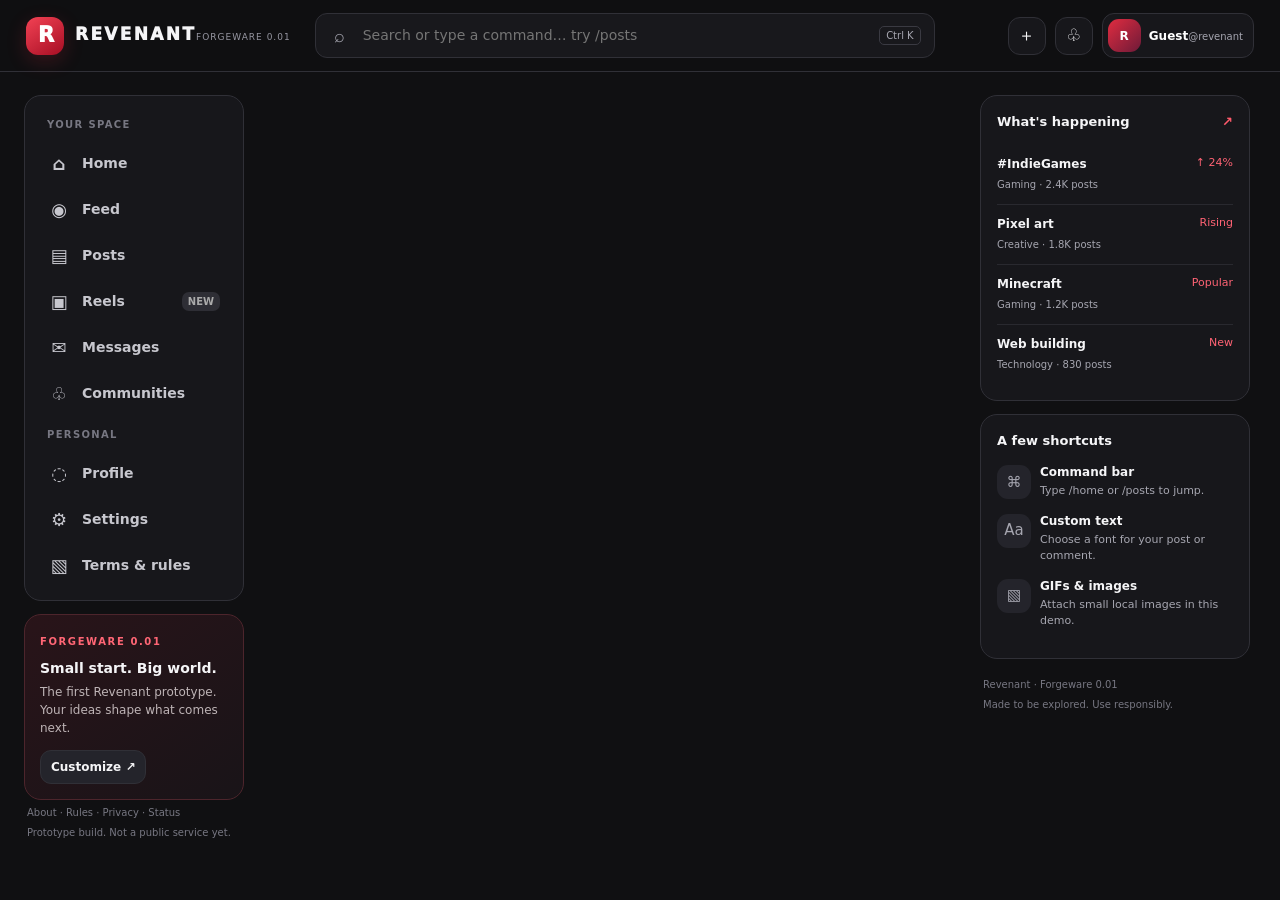
<file: forgeware-001/index.html>
<!doctype html>
<html lang="en">
<head>
<meta charset="utf-8">
<meta name="viewport" content="width=device-width, initial-scale=1">
<meta name="theme-color" content="#111114">
<meta name="description" content="Forgeware 0.01 — the first Revenant social experience prototype.">
<title>Revenant — Forgeware 0.01</title>
<style>
:root{color-scheme:dark;--bg:#101012;--panel:#17171b;--panel2:#1d1d22;--panel3:#24242b;--line:#303037;--text:#f5f5f7;--muted:#a6a6b0;--red:#e12c40;--red2:#ac1527;--redwash:rgba(225,44,64,.12);--green:#7dd9ad;--radius:17px;--font:Inter,ui-sans-serif,system-ui,-apple-system,BlinkMacSystemFont,"Segoe UI",sans-serif;--postfont:var(--font);--shadow:0 20px 60px rgba(0,0,0,.25)}
*{box-sizing:border-box}html{scroll-behavior:smooth}body{margin:0;background:var(--bg);color:var(--text);font-family:var(--font);font-size:14px;line-height:1.5}button,input,textarea,select{font:inherit}button{cursor:pointer}button:focus-visible,input:focus-visible,textarea:focus-visible,select:focus-visible,a:focus-visible{outline:2px solid #ff6675;outline-offset:2px}a{color:inherit;text-decoration:none}.hidden{display:none!important}.muted{color:var(--muted)}.tiny{font-size:11px}.small{font-size:12px}.serif{font-family:Georgia,serif}.pixel{font-family:monospace;font-weight:700;letter-spacing:-.4px}.mono{font-family:ui-monospace,SFMono-Regular,Consolas,monospace}.hand{font-family:"Comic Sans MS","Segoe Print",cursive}.red{color:#ff5a6b}.eyebrow{font-size:10px;text-transform:uppercase;letter-spacing:1.6px;font-weight:800;color:#ff6675}.pill{display:inline-flex;align-items:center;gap:6px;border:1px solid var(--line);border-radius:999px;padding:5px 9px;color:var(--muted);font-size:11px}.dot{width:7px;height:7px;border-radius:50%;background:#50d39a;display:inline-block}.btn{border:1px solid var(--line);background:var(--panel3);color:var(--text);border-radius:11px;padding:10px 14px;font-weight:700;transition:transform .15s,background .15s,border .15s}.btn:hover{background:#303038;transform:translateY(-1px)}.btn.primary{background:var(--red);border-color:var(--red);color:white}.btn.primary:hover{background:#f23c50}.btn.ghost{background:transparent}.btn.tinybtn{font-size:12px;padding:7px 10px}.icon{display:inline-flex;align-items:center;justify-content:center;width:22px;height:22px;font-size:18px;flex:0 0 22px}.brand-mark{width:38px;height:38px;background:linear-gradient(145deg,#f34254,#a60e24);color:white;border-radius:12px;display:grid;place-items:center;font-size:21px;font-weight:950;letter-spacing:-2px;box-shadow:0 6px 20px rgba(225,44,64,.2)}.wordmark{font-size:17px;letter-spacing:2.3px;font-weight:950;line-height:1.1}.version{font-size:9px;letter-spacing:1px;text-transform:uppercase;color:#9797a2;margin-top:5px}
.topbar{height:72px;position:sticky;top:0;z-index:20;background:rgba(16,16,18,.9);backdrop-filter:blur(20px);border-bottom:1px solid var(--line);display:flex;align-items:center;padding:0 26px;gap:24px}.brand{display:flex;align-items:center;gap:11px;min-width:220px}.searchbar{display:flex;align-items:center;gap:10px;flex:1;max-width:620px;padding:10px 13px;border:1px solid var(--line);background:#18181c;border-radius:12px;color:var(--muted)}.searchbar input{background:transparent;border:0;outline:0;color:var(--text);width:100%;min-width:0}.searchbar .shortcut{white-space:nowrap;border:1px solid #3a3a42;border-radius:5px;padding:1px 6px;font-size:10px}.top-actions{margin-left:auto;display:flex;align-items:center;gap:9px}.round-btn{width:38px;height:38px;display:grid;place-items:center;border:1px solid var(--line);background:var(--panel);border-radius:12px;color:var(--text);font-size:17px}.user-chip{display:flex;align-items:center;gap:8px;border:1px solid var(--line);background:var(--panel);border-radius:12px;padding:5px 10px 5px 5px}.avatar{width:33px;height:33px;border-radius:11px;background:linear-gradient(135deg,#e12c40,#6e1a38);display:grid;place-items:center;color:#fff;font-weight:900;font-size:12px;flex-shrink:0}.avatar.blue{background:linear-gradient(135deg,#3658a7,#8f5bc9)}.avatar.green{background:linear-gradient(135deg,#1e806f,#9cbd55)}.avatar.orange{background:linear-gradient(135deg,#c56737,#e2b14e)}.user-name{font-size:12px;font-weight:800;max-width:125px;overflow:hidden;text-overflow:ellipsis;white-space:nowrap}.user-handle{color:var(--muted);font-size:10px}
.layout{max-width:1500px;margin:0 auto;padding:23px 24px;display:grid;grid-template-columns:220px minmax(0,690px) 270px;gap:23px;align-items:start}.sidebar{position:sticky;top:95px}.side-card,.panel{background:var(--panel);border:1px solid var(--line);border-radius:var(--radius)}.side-card{padding:11px}.nav-label{font-size:10px;text-transform:uppercase;letter-spacing:1.35px;color:#777782;font-weight:800;padding:10px 11px 7px}.nav-link{width:100%;text-align:left;display:flex;align-items:center;gap:12px;padding:11px 12px;border:0;border-radius:11px;background:transparent;color:#c7c7ce;font-weight:650;margin:2px 0}.nav-link:hover{background:var(--panel3);color:white}.nav-link.active{background:var(--redwash);color:#ff6374;box-shadow:inset 3px 0 0 var(--red)}.nav-link .count{margin-left:auto;background:#2e2e35;border-radius:7px;padding:2px 6px;font-size:10px;color:#aaa}.sidebar-note{margin-top:13px;padding:15px;background:linear-gradient(145deg,#291419,#191418);border:1px solid #4d252c;border-radius:var(--radius)}.sidebar-note strong{display:block;margin:7px 0 4px}.sidebar-note p{color:#beb4b6;font-size:12px;margin:0 0 13px}.center{min-width:0}.rightbar{position:sticky;top:95px;display:flex;flex-direction:column;gap:13px}.panel{padding:16px}.panel-title{display:flex;align-items:center;justify-content:space-between;font-size:13px;font-weight:850;margin-bottom:13px}.hero{position:relative;overflow:hidden;background:radial-gradient(ellipse at 95% 0%,rgba(225,44,64,.26),transparent 42%),linear-gradient(135deg,#211317,#151518 63%);border:1px solid #48242a;border-radius:22px;padding:25px;margin-bottom:17px}.hero:after{content:"R";position:absolute;right:17px;bottom:-70px;font-size:245px;font-weight:1000;letter-spacing:-25px;color:rgba(255,255,255,.025);pointer-events:none}.hero-content{position:relative;z-index:1;max-width:480px}.hero h1{font-size:32px;line-height:1.13;letter-spacing:-1.2px;margin:10px 0}.hero p{color:#bebec6;margin:0 0 18px;max-width:440px}.hero-actions{display:flex;gap:9px;flex-wrap:wrap}.stat-grid{display:grid;grid-template-columns:repeat(3,1fr);gap:10px;margin-bottom:17px}.stat{padding:13px;border:1px solid var(--line);border-radius:14px;background:var(--panel)}.stat b{display:block;font-size:20px;letter-spacing:-.5px}.stat span{font-size:11px;color:var(--muted)}
.page-head{display:flex;align-items:flex-start;justify-content:space-between;gap:12px;margin:0 0 17px}.page-head h1{font-size:26px;letter-spacing:-.7px;margin:0 0 4px}.page-head p{margin:0;color:var(--muted);font-size:12px}.compose{padding:15px;background:var(--panel);border:1px solid var(--line);border-radius:var(--radius);margin-bottom:14px}.compose-row{display:flex;gap:11px;align-items:flex-start}.compose-main{flex:1;min-width:0}.compose textarea{width:100%;min-height:82px;resize:vertical;background:transparent;border:0;color:var(--text);outline:0;padding:5px 0 9px;line-height:1.55;font-family:var(--postfont)}.compose textarea::placeholder{color:#777782}.compose-tools{display:flex;align-items:center;gap:7px;flex-wrap:wrap;border-top:1px solid var(--line);padding-top:11px}.tool-btn{border:1px solid transparent;background:transparent;color:#aeadb7;border-radius:9px;padding:7px 9px;font-size:12px;display:inline-flex;gap:6px;align-items:center}.tool-btn:hover{background:var(--panel3);color:white;border-color:var(--line)}.compose-tools .spacer{flex:1}.compose-tools select,.mini-select{background:#202025;border:1px solid var(--line);border-radius:8px;color:#ddd;padding:7px 8px;font-size:11px;max-width:130px}.file-label{display:inline-flex;align-items:center;gap:6px;cursor:pointer;color:#b8b8c1;font-size:12px;padding:7px 8px;border-radius:8px}.file-label:hover{background:var(--panel3)}.file-label input{display:none}.attachment-preview{position:relative;margin-top:9px;max-width:100%;display:inline-block}.attachment-preview img{max-height:220px;max-width:100%;border-radius:11px;border:1px solid var(--line)}.attachment-preview button{position:absolute;right:6px;top:6px;background:#000b;color:#fff;border:0;border-radius:50%;width:26px;height:26px}
.post{background:var(--panel);border:1px solid var(--line);border-radius:var(--radius);padding:16px;margin-bottom:12px;overflow:hidden}.post-top{display:flex;gap:10px;align-items:center}.post-author{flex:1;min-width:0}.author-line{display:flex;align-items:center;gap:6px;flex-wrap:wrap}.author-name{font-weight:850;font-size:12px}.handle,.timestamp{color:#8e8e99;font-size:11px}.verified{font-size:10px;color:#ff6576}.post-menu{background:none;border:0;color:#777784;font-size:20px}.post-body{font-size:14px;line-height:1.65;white-space:pre-wrap;overflow-wrap:anywhere;margin:13px 0;font-family:var(--postfont)}.post-media{width:100%;max-height:430px;object-fit:cover;border-radius:13px;border:1px solid var(--line);margin:1px 0 10px}.post-tag{display:inline-block;margin:3px 3px 3px 0;border-radius:6px;padding:3px 7px;background:#292329;border:1px solid #463039;color:#ee9aa5;font-size:10px;font-weight:700}.post-actions{display:flex;align-items:center;gap:6px;border-top:1px solid #29292f;padding-top:10px;margin-top:10px}.action-btn{display:inline-flex;align-items:center;gap:7px;padding:6px 9px;color:#95959f;border:1px solid transparent;border-radius:8px;background:transparent;font-size:11px}.action-btn:hover{background:var(--panel3);color:#fff}.action-btn.liked{color:#ff5c70;background:var(--redwash)}.action-btn .sym{font-size:15px}.action-spacer{flex:1}.comments{border-top:1px solid var(--line);margin-top:12px;padding-top:12px}.comment{display:flex;gap:8px;margin:12px 0}.comment .avatar{width:27px;height:27px;border-radius:9px;font-size:10px}.comment-bubble{flex:1;min-width:0;background:#202025;border-radius:0 12px 12px 12px;padding:9px 11px}.comment-name{font-size:11px;font-weight:800;margin-right:7px}.comment-text{font-size:12px;line-height:1.55;white-space:pre-wrap;overflow-wrap:anywhere}.comment-form{display:flex;gap:7px;margin-top:12px}.comment-form input{min-width:0;flex:1;background:#202025;border:1px solid var(--line);border-radius:10px;color:white;padding:10px 11px;font-size:12px}.comment-form select{max-width:100px;background:#202025;color:#bbb;border:1px solid var(--line);border-radius:9px;font-size:10px;padding:5px}.comment-font-tools{display:flex;gap:6px;margin-top:7px}.comment-font-tools label{color:#92929e;font-size:10px;display:flex;align-items:center;gap:5px}.comment-font-tools select{background:#202025;color:#bbb;border:1px solid var(--line);border-radius:7px;font-size:10px;padding:5px}
.right-item{display:flex;gap:9px;align-items:flex-start;margin:12px 0}.right-item .mini-icon{width:34px;height:34px;display:grid;place-items:center;border-radius:11px;background:var(--panel3);font-size:15px;flex-shrink:0}.right-item strong{font-size:12px;display:block}.right-item span{font-size:11px;color:var(--muted);display:block;margin-top:2px}.topic{display:flex;justify-content:space-between;gap:8px;padding:10px 0;border-bottom:1px solid #29292f}.topic:last-child{border:0}.topic b{display:block;font-size:12px}.topic span{font-size:10px;color:var(--muted)}.topic .trend{color:#ff6374;font-size:11px;white-space:nowrap}.footer-links{font-size:10px;color:#777782;line-height:2;padding:3px}
.reels-wrap{max-width:430px;margin:0 auto}.reel-card{position:relative;overflow:hidden;background:linear-gradient(155deg,#411820,#1a1820 43%,#301424);border:1px solid #4b252f;border-radius:22px;min-height:560px;display:flex;flex-direction:column;justify-content:space-between;padding:20px;box-shadow:var(--shadow)}.reel-card.theme-blue{background:linear-gradient(155deg,#182746,#16171d 47%,#302144)}.reel-card.theme-green{background:linear-gradient(155deg,#123a31,#161b1c 47%,#293a24)}.reel-card.theme-gold{background:linear-gradient(155deg,#443019,#19171b 47%,#47232a)}.reel-watermark{position:absolute;right:-8px;top:30px;font-size:180px;font-weight:1000;opacity:.07;letter-spacing:-16px;pointer-events:none}.reel-label{position:relative;display:flex;align-items:center;gap:8px;font-size:11px;color:#e5cbd0}.reel-center{position:relative;text-align:center;padding:40px 10px}.reel-center .big-symbol{font-size:70px;line-height:1.25}.reel-center h2{font-size:27px;letter-spacing:-.8px;line-height:1.12;margin:14px 0}.reel-center p{color:#d0bec3;font-size:13px}.reel-bottom{position:relative;display:flex;gap:12px;align-items:flex-end}.reel-caption{flex:1}.reel-caption b{display:block;margin-bottom:5px}.reel-caption p{color:#d4c8cb;margin:0;font-size:12px}.reel-controls{display:flex;flex-direction:column;gap:12px}.reel-controls button{border:0;border-radius:50%;width:42px;height:42px;background:#ffffff15;color:white;font-size:18px}.reel-pagination{display:flex;justify-content:center;gap:8px;margin:14px}.reel-pagination button{border:1px solid var(--line);background:var(--panel);color:var(--muted);border-radius:9px;padding:9px 13px}
.term-list{display:grid;gap:10px}.term-row{display:flex;gap:12px;padding:13px;border:1px solid var(--line);border-radius:13px;background:#1c1c21}.term-number{font:800 11px ui-monospace,monospace;color:#ff6675;background:#341a20;border-radius:8px;width:31px;height:31px;display:grid;place-items:center;flex-shrink:0}.term-row strong{display:block;font-size:13px;margin-bottom:3px}.term-row p{font-size:12px;color:var(--muted);margin:0;line-height:1.55}.settings-grid{display:grid;grid-template-columns:1fr 1fr;gap:12px}.setting{padding:15px;background:var(--panel);border:1px solid var(--line);border-radius:14px}.setting label{display:block;font-weight:800;font-size:12px;margin-bottom:6px}.setting p{color:var(--muted);font-size:11px;margin:0 0 10px}.setting input[type=text],.setting select{width:100%;background:#202025;border:1px solid var(--line);border-radius:9px;color:white;padding:10px}.switch-row{display:flex;align-items:center;justify-content:space-between;gap:10px}.switch-row input{accent-color:var(--red);width:18px;height:18px}
.empty{padding:30px 18px;text-align:center;border:1px dashed #41414a;border-radius:16px;color:var(--muted)}.empty .big{font-size:28px;margin-bottom:7px}.mobile-nav{display:none}.toast{position:fixed;z-index:99;bottom:24px;left:50%;transform:translate(-50%,20px);opacity:0;pointer-events:none;background:#29292f;border:1px solid #45454f;color:white;border-radius:12px;padding:11px 16px;box-shadow:var(--shadow);transition:.2s;font-size:12px}.toast.show{opacity:1;transform:translate(-50%,0)}.modal-backdrop{position:fixed;inset:0;background:rgba(0,0,0,.72);z-index:80;display:grid;place-items:center;padding:20px}.modal{width:min(490px,100%);background:#17171c;border:1px solid #41414b;border-radius:20px;padding:22px;box-shadow:var(--shadow)}.modal h2{margin:0 0 8px;font-size:23px}.modal p{color:var(--muted);line-height:1.6}.modal input{width:100%;background:#202025;border:1px solid var(--line);border-radius:10px;padding:11px;color:#fff;margin:7px 0 10px}
.gate{position:fixed;inset:0;z-index:100;background:radial-gradient(ellipse at 85% 5%,rgba(225,44,64,.2),transparent 36%),#101012;display:grid;place-items:center;padding:22px;overflow-y:auto}.gate-card{width:min(510px,100%);padding:30px;background:rgba(24,24,29,.95);border:1px solid #3e272c;border-radius:24px;box-shadow:0 28px 100px #0008}.gate-logo{display:flex;gap:11px;align-items:center;margin-bottom:27px}.gate-card h1{font-size:32px;letter-spacing:-1.3px;line-height:1.1;margin:8px 0 12px}.gate-card p{color:#b7b7c0;line-height:1.65}.gate-card .rule-preview{padding:14px;border:1px solid var(--line);background:#1d1d22;border-radius:13px;margin:16px 0}.gate-card .rule-preview div{margin:8px 0;color:#d0d0d6;font-size:12px}.gate-card label{display:block;font-weight:750;font-size:12px;margin-bottom:7px}.gate-card input,.gate-card select{width:100%;background:#202025;border:1px solid #41414a;border-radius:10px;padding:12px;color:white;margin-bottom:13px}.gate-actions{display:flex;gap:9px;flex-wrap:wrap;margin-top:16px}.gate-actions .btn{flex:1}.gate-card .joke{font-size:29px;font-weight:950;color:#ff5a6b;letter-spacing:-1px;margin:12px 0}.credentials{background:#101013;padding:13px;border:1px dashed #5a4047;border-radius:12px;margin:14px 0}.credentials code{display:block;overflow-wrap:anywhere;color:#ffbac2;margin:5px 0}.notice{padding:11px;border:1px solid #52333a;background:#25191d;border-radius:11px;color:#d9c1c5;font-size:11px;margin:14px 0}
@media(max-width:1180px){.layout{grid-template-columns:195px minmax(0,1fr);max-width:1050px}.rightbar{display:none}.brand{min-width:190px}}
@media(max-width:760px){.topbar{height:62px;padding:0 14px;gap:10px}.brand{min-width:0}.wordmark{font-size:14px;letter-spacing:1.5px}.version{display:none}.searchbar{max-width:none}.searchbar .shortcut{display:none}.top-actions .round-btn{display:none}.user-chip .user-name,.user-chip .user-handle{display:none}.layout{display:block;padding:15px 12px 85px}.sidebar{display:none}.hero{padding:20px}.hero h1{font-size:27px}.hero:after{font-size:190px}.stat-grid{gap:7px}.stat{padding:10px}.stat b{font-size:17px}.page-head h1{font-size:23px}.compose{padding:12px}.post{padding:13px}.mobile-nav{position:fixed;bottom:0;left:0;right:0;z-index:30;display:flex;justify-content:space-around;gap:2px;padding:7px 5px max(7px,env(safe-area-inset-bottom));background:rgba(18,18,21,.96);backdrop-filter:blur(20px);border-top:1px solid var(--line)}.mobile-nav button{background:transparent;border:0;color:#92929c;display:flex;flex-direction:column;align-items:center;gap:3px;font-size:9px;min-width:50px;padding:4px}.mobile-nav button span:first-child{font-size:18px}.mobile-nav button.active{color:#ff6374}.settings-grid{grid-template-columns:1fr}.reel-card{min-height:calc(100vh - 180px);min-height:min(610px,calc(100svh - 185px))}.top-actions{gap:4px}.brand-mark{width:34px;height:34px}.hero-actions .btn{flex:1}.gate-card{padding:22px}.gate-card h1{font-size:29px}}
@media(prefers-reduced-motion:reduce){*,*:before,*:after{scroll-behavior:auto!important;transition:none!important;animation:none!important}}
</style>
</head>
<body>
<header class="topbar">
  <a class="brand" href="#/home" aria-label="Revenant home">
    <span class="brand-mark">R</span><span><span class="wordmark">REVENANT</span><span class="version">FORGEWARE 0.01</span></span>
  </a>
  <form class="searchbar" id="command-form" role="search">
    <span class="icon">⌕</span><input id="command-input" autocomplete="off" placeholder="Search or type a command… try /posts" aria-label="Search or navigate by command"><span class="shortcut">Ctrl K</span>
  </form>
  <div class="top-actions">
    <button class="round-btn" id="upload-shortcut" aria-label="Create a post" title="Create a post">＋</button>
    <button class="round-btn" id="notifications-button" aria-label="Notifications" title="Notifications">♧</button>
    <button class="user-chip" id="profile-button" aria-label="Open profile">
      <span class="avatar" id="header-avatar">R</span><span><span class="user-name" id="header-username">Guest</span><span class="user-handle" id="header-handle">@revenant</span></span>
    </button>
  </div>
</header>

<div class="layout" id="app-layout">
  <aside class="sidebar">
    <div class="side-card">
      <div class="nav-label">Your space</div>
      <button class="nav-link" data-route="/home"><span class="icon">⌂</span>Home</button>
      <button class="nav-link" data-route="/feed"><span class="icon">◉</span>Feed</button>
      <button class="nav-link" data-route="/posts"><span class="icon">▤</span>Posts</button>
      <button class="nav-link" data-route="/reels"><span class="icon">▣</span>Reels <span class="count">NEW</span></button>
      <button class="nav-link" data-route="/messages"><span class="icon">✉</span>Messages</button>
      <button class="nav-link" data-route="/communities"><span class="icon">♧</span>Communities</button>
      <div class="nav-label">Personal</div>
      <button class="nav-link" data-route="/profile"><span class="icon">◌</span>Profile</button>
      <button class="nav-link" data-route="/settings"><span class="icon">⚙</span>Settings</button>
      <button class="nav-link" data-route="/terms"><span class="icon">▧</span>Terms & rules</button>
    </div>
    <div class="sidebar-note">
      <span class="eyebrow">Forgeware 0.01</span><strong>Small start. Big world.</strong>
      <p>The first Revenant prototype. Your ideas shape what comes next.</p>
      <button class="btn tinybtn" data-route="/settings">Customize ↗</button>
    </div>
    <div class="footer-links">About · Rules · Privacy · Status<br>Prototype build. Not a public service yet.</div>
  </aside>
  <main class="center" id="main-content" tabindex="-1"></main>
  <aside class="rightbar" id="rightbar">
    <section class="panel">
      <div class="panel-title">What's happening <span class="red">↗</span></div>
      <div class="topic"><div><b>#IndieGames</b><span>Gaming · 2.4K posts</span></div><span class="trend">↑ 24%</span></div>
      <div class="topic"><div><b>Pixel art</b><span>Creative · 1.8K posts</span></div><span class="trend">Rising</span></div>
      <div class="topic"><div><b>Minecraft</b><span>Gaming · 1.2K posts</span></div><span class="trend">Popular</span></div>
      <div class="topic"><div><b>Web building</b><span>Technology · 830 posts</span></div><span class="trend">New</span></div>
    </section>
    <section class="panel">
      <div class="panel-title">A few shortcuts</div>
      <div class="right-item"><span class="mini-icon">⌘</span><div><strong>Command bar</strong><span>Type /home or /posts to jump.</span></div></div>
      <div class="right-item"><span class="mini-icon">Aa</span><div><strong>Custom text</strong><span>Choose a font for your post or comment.</span></div></div>
      <div class="right-item"><span class="mini-icon">▧</span><div><strong>GIFs & images</strong><span>Attach small local images in this demo.</span></div></div>
    </section>
    <div class="footer-links">Revenant · Forgeware 0.01<br>Made to be explored. Use responsibly.</div>
  </aside>
</div>

<nav class="mobile-nav" aria-label="Mobile navigation">
  <button data-route="/home"><span>⌂</span>Home</button>
  <button data-route="/feed"><span>◉</span>Feed</button>
  <button data-route="/posts"><span>▤</span>Posts</button>
  <button data-route="/reels"><span>▣</span>Reels</button>
  <button data-route="/messages"><span>✉</span>Chat</button>
</nav>
<div id="gate-root"></div>
<div class="toast" id="toast" role="status" aria-live="polite"></div>
<div id="modal-root"></div>

<script>
(function(){
'use strict';
const STORE_KEY='revenant_forgeware_001_state';
const AGE_KEY='revenant_forgeware_001_age_confirmed';
const TERMS_KEY='revenant_forgeware_001_terms_accepted';
const $=function(selector,root){return (root||document).querySelector(selector)};
const $$=function(selector,root){return Array.from((root||document).querySelectorAll(selector))};
const escapeHtml=function(value){return String(value==null?'':value).replace(/[&<>"']/g,function(c){return {'&':'&amp;','<':'&lt;','>':'&gt;','"':'&quot;',"'":'&#39;'}[c]})};
const safeImage=function(value){return typeof value==='string' && /^data:image\/(png|jpeg|jpg|gif|webp|avif);base64,/i.test(value)};
const defaultPosts=[
{id:'demo-1',name:'Mika.exe',handle:'@mikaexe',initials:'ME',avatar:'blue',time:'6 min ago',badge:'CREATOR',text:'Built a tiny pixel-art world after school. It is not much yet, but every little project starts somewhere. What are you all building?',font:'standard',tag:'CREATION',likes:18,liked:false,comments:[{name:'Sora',initials:'S',avatar:'green',text:'The best projects start small. Keep going!',font:'standard'}]},
{id:'demo-2',name:'ByteBandit',handle:'@bytebandit',initials:'BB',avatar:'orange',time:'18 min ago',badge:'GAMING',text:'Unpopular opinion: games are more fun when you play them with friends who are terrible at them.',font:'pixel',tag:'GAMING',likes:42,liked:false,comments:[{name:'Nova',initials:'N',avatar:'',text:'Skill issue. Friendship buff activated.',font:'mono'},{name:'Mika.exe',initials:'ME',avatar:'blue',text:'100% accurate.',font:'standard'}]},
{id:'demo-3',name:'Sora',handle:'@sora_draws',initials:'S',avatar:'green',time:'34 min ago',badge:'ART',text:'A little reminder to save your work before trying a new effect. Ask me how I learned this.',font:'hand',tag:'ART & DESIGN',likes:27,liked:false,comments:[]},
{id:'demo-4',name:'NullPointer',handle:'@nullpointer',initials:'NP',avatar:'',time:'1 hour ago',badge:'WEB',text:'What is one small feature that would make a social app noticeably nicer to use?',font:'standard',tag:'DISCUSSION',likes:31,liked:false,comments:[{name:'ByteBandit',initials:'BB',avatar:'orange',text:'A chronological feed that stays chronological.',font:'pixel'}]}
];
function readState(){try{const saved=JSON.parse(localStorage.getItem(STORE_KEY)||'{}');return saved&&typeof saved==='object'?saved:{}}catch(e){return {}}}
let state=readState();
if(!Array.isArray(state.posts))state.posts=defaultPosts.map(function(p){return JSON.parse(JSON.stringify(p))});
if(!Array.isArray(state.likedReels))state.likedReels=[];
if(!state.profile)state.profile=null;
if(typeof state.reduceMotion!=='boolean')state.reduceMotion=false;
if(typeof state.theme!=='string')state.theme='red';
let currentFont='standard';
let importedFontName='';
let importedFontLoaded=false;
let selectedAttachment=null;
let currentReel=0;
let gateStep=null;
let toastTimer=null;
let commentsOpen={};
function saveState(){try{localStorage.setItem(STORE_KEY,JSON.stringify(state));return true}catch(e){showToast('Browser storage is full. Try removing a large attachment.');return false}}
function showToast(message){const el=$('#toast');if(!el)return;el.textContent=message;el.classList.add('show');clearTimeout(toastTimer);toastTimer=setTimeout(function(){el.classList.remove('show')},2600)}
function route(){let path=(location.hash||'#/home').replace(/^#/, '');if(path.charAt(0)!=='/')path='/'+path;return path.split('?')[0].toLowerCase()}
const commands={'/home':'/home','/feed':'/feed','/posts':'/posts','/reels':'/reels','/terms':'/terms','/settings':'/settings','/messages':'/messages','/communities':'/communities','/profile':'/profile','/upload':'/posts','/help':'/help'};
function navigate(path){const target=commands[path]||path;if(!['/home','/feed','/posts','/reels','/terms','/settings','/messages','/communities','/profile','/help'].includes(target)){showToast('Unknown destination. Try /home, /feed, /posts, /reels, or /terms.');return}if(location.hash==='#'+target){renderApp();return}location.hash='#'+target}
function setHeader(){const p=state.profile||{username:'Visitor',initials:'R'};$('#header-username').textContent=p.username||'Visitor';$('#header-handle').textContent='@'+String(p.username||'visitor').toLowerCase().replace(/[^a-z0-9_]/g,'').slice(0,18);$('#header-avatar').textContent=p.initials||String(p.username||'R').slice(0,2).toUpperCase()}
function avatar(name,initials,kind){return '<span class="avatar '+escapeHtml(kind||'')+'" aria-hidden="true">'+escapeHtml(initials||String(name||'?').slice(0,2).toUpperCase())+'</span>'}
function fontClass(font){return {'pixel':'pixel','mono':'mono','serif':'serif','hand':'hand','imported':'imported-font'}[font]||''}
function fontOptions(selected){let options=[['standard','Standard'],['pixel','Pixel / block'],['mono','Monospace'],['serif','Serif'],['hand','Handwritten']];if(importedFontLoaded)options.push(['imported','Imported: '+(importedFontName||'Custom')]);return options.map(function(opt){return '<option value="'+opt[0]+'" '+(selected===opt[0]?'selected':'')+'>'+escapeHtml(opt[1])+'</option>'}).join('')}
function safePostAttachment(p){if(!safeImage(p.attachmentData))return '';return '<img class="post-media" src="'+p.attachmentData+'" alt="'+escapeHtml(p.attachmentName||'Post attachment')+'">'}
function postCard(p,showComments){const commentCount=Array.isArray(p.comments)?p.comments.length:0;const tag=p.tag?'<span class="post-tag">'+escapeHtml(p.tag)+'</span>':'';let comments='';
 if(showComments){comments='<div class="comments">';if(commentCount){comments+=p.comments.map(function(c){return '<div class="comment">'+avatar(c.name,c.initials,c.avatar)+'<div class="comment-bubble"><div><span class="comment-name">'+escapeHtml(c.name)+'</span><span class="timestamp">· just now</span></div><div class="comment-text '+fontClass(c.font)+'">'+escapeHtml(c.text)+'</div></div></div>'}).join('')}else comments+='<div class="muted small">No replies yet. Start the conversation.</div>';
 comments+='<form class="comment-form" data-comment-form="'+escapeHtml(p.id)+'"><input name="comment" maxlength="500" required placeholder="Write a reply…" aria-label="Write a reply"><button class="btn tinybtn primary" type="submit">Reply</button></form><div class="comment-font-tools"><label>Comment font <select name="comment-font" form="none" data-font-for="'+escapeHtml(p.id)+'">'+fontOptions('standard')+'</select></label><span class="muted tiny" style="align-self:center">Fonts style your own text on this device.</span></div></div>'}
 return '<article class="post" data-post-card="'+escapeHtml(p.id)+'"><div class="post-top">'+avatar(p.name,p.initials,p.avatar)+'<div class="post-author"><div class="author-line"><span class="author-name">'+escapeHtml(p.name)+'</span><span class="handle">'+escapeHtml(p.handle)+'</span><span class="verified">◆</span></div><div class="timestamp">'+escapeHtml(p.time||'just now')+' · <span>'+escapeHtml(p.badge||'MEMBER')+'</span></div></div><button class="post-menu" data-action="post-menu" data-id="'+escapeHtml(p.id)+'" aria-label="Post options">···</button></div><div class="post-body '+fontClass(p.font)+'">'+escapeHtml(p.text)+'</div>'+safePostAttachment(p)+tag+'<div class="post-actions"><button class="action-btn '+(p.liked?'liked':'')+'" data-action="like" data-id="'+escapeHtml(p.id)+'"><span class="sym">'+(p.liked?'♥':'♡')+'</span><span>'+Number(p.likes||0)+' likes</span></button><button class="action-btn" data-action="comments" data-id="'+escapeHtml(p.id)+'"><span class="sym">▱</span><span>'+commentCount+' replies</span></button><button class="action-btn" data-action="share" data-id="'+escapeHtml(p.id)+'"><span class="sym">↗</span><span>Share</span></button><span class="action-spacer"></span><button class="action-btn" data-action="bookmark" data-id="'+escapeHtml(p.id)+'"><span class="sym">⌑</span><span>Save</span></button></div>'+comments+'</article>'
}
function composer(){return '<form class="compose" id="post-form"><div class="compose-row">'+avatar(state.profile&&state.profile.username||'You',state.profile&&state.profile.initials||'R')+'<div class="compose-main"><textarea id="post-text" name="text" maxlength="2000" placeholder="What is happening in your world?" aria-label="Write a post"></textarea><div id="attachment-preview"></div><div class="compose-tools"><label class="file-label">▧ Attach image / GIF<input type="file" id="post-file" accept="image/png,image/jpeg,image/gif,image/webp,image/avif"></label><button class="tool-btn" type="button" id="font-upload-open">Aa Add font</button><select id="post-font" aria-label="Post font">'+fontOptions('standard')+'</select><select id="post-tag" aria-label="Post category"><option>GENERAL</option><option>GAMING</option><option>ART & DESIGN</option><option>TECH</option><option>DISCUSSION</option><option>MEMES</option></select><span class="spacer"></span><button class="btn primary" type="submit">Post ↗</button></div><div id="font-inline-status" class="muted tiny" style="margin-top:7px">Supports text, pixel fonts, and small image/GIF attachments. Saved on this browser only.</div></div></div></form>'}
function pageHead(title,subtitle,action){return '<div class="page-head"><div><h1>'+title+'</h1><p>'+subtitle+'</p></div>'+(action||'')+'</div>'}
function renderHome(){const recent=state.posts.slice(0,2).map(function(p){return postCard(p,false)}).join('');return '<section class="hero"><div class="hero-content"><span class="eyebrow">Forgeware 0.01 · First edition</span><h1>Your corner of the <span class="red">internet.</span></h1><p>Posts, people, short videos, and communities—one place to explore. This is the first Revenant build. Help us shape what comes next.</p><div class="hero-actions"><button class="btn primary" data-route="/posts">Write a post&nbsp; ↗</button><button class="btn" data-route="/reels">Explore Reels&nbsp; ▣</button></div></div></section><div class="stat-grid"><div class="stat"><b>'+state.posts.length+'</b><span>Demo posts</span></div><div class="stat"><b>05</b><span>Main destinations</span></div><div class="stat"><b>0.01</b><span>Early build</span></div></div><div class="panel" style="margin-bottom:15px"><div class="panel-title">Jump right in <span class="muted tiny">QUICK ACCESS</span></div><div class="settings-grid"><button class="setting" data-route="/feed" style="text-align:left;cursor:pointer"><span class="eyebrow">01 / TIMELINE</span><label>Open your Feed →</label><p>Catch up with posts and conversations.</p></button><button class="setting" data-route="/communities" style="text-align:left;cursor:pointer"><span class="eyebrow">02 / PEOPLE</span><label>Explore Communities →</label><p>Find groups for gaming, art, and tech.</p></button></div></div><div class="panel-title">Around Revenant <button class="btn tinybtn" data-route="/posts">All posts ↗</button></div>'+recent+'<div class="notice">Prototype note: posts and likes are saved locally in this browser. They are not yet shared with other people or stored in a production account system.</div>'}
function renderPostsPage(feedOnly){let list=state.posts.slice();if(feedOnly)list=list.filter(function(p){return p.author!=='Forgeware Demo'});return pageHead(feedOnly?'Your Feed':'Posts',feedOnly?'A timeline of people, ideas, and things worth replying to.':'Text, memes, photos, polls, links, and conversations. Your post can look like you.','<button class="btn tinybtn" data-action="focus-compose">＋ Compose</button>')+composer()+ '<div class="panel-title"><span>'+(feedOnly?'LATEST FROM YOUR NETWORK':'THE DISCUSSION BOARD')+'</span><span class="pill">'+list.length+' posts</span></div>'+(list.length?list.map(function(p){return postCard(p,!!commentsOpen[p.id])}).join(''):'<div class="empty"><div class="big">▤</div>No posts yet. Start the first conversation.</div>')}
const reels=[
{title:'POV: you fixed one bug',author:'ByteBandit',handle:'@bytebandit',symbol:'⌘',caption:'The bug was a missing semicolon. The celebration was still justified.',tag:'DEV HUMOR',theme:'',likes:'1.8K'},
{title:'Tiny pixel world',author:'Mika.exe',handle:'@mikaexe',symbol:'▦',caption:'A miniature world built one block at a time. More updates soon.',tag:'PIXEL ART',theme:'theme-blue',likes:'2.4K'},
{title:'Late night build',author:'Sora',handle:'@sora_draws',symbol:'✦',caption:'When the colors finally look right and suddenly it is 2 AM.',tag:'CREATIVE',theme:'theme-green',likes:'946'},
{title:'Gaming wisdom',author:'NullPointer',handle:'@nullpointer',symbol:'◈',caption:'If it works, do not touch it. If you touch it, make a backup.',tag:'GAMING',theme:'theme-gold',likes:'3.1K'}
];
function renderReels(){const r=reels[currentReel%reels.length];const liked=state.likedReels.includes(currentReel);return pageHead('Reels','Quick videos, creative clips, and the occasional questionable life choice.','<span class="pill">DEMO CLIPS · '+(currentReel+1)+'/'+reels.length+'</span>')+'<div class="reels-wrap"><article class="reel-card '+r.theme+'"><div class="reel-watermark">R</div><div class="reel-label"><span class="dot"></span> REVENANT REELS <span style="margin-left:auto">'+escapeHtml(r.tag)+'</span></div><div class="reel-center"><div class="big-symbol">'+r.symbol+'</div><h2>'+escapeHtml(r.title)+'</h2><p>'+escapeHtml(r.caption)+'</p><span class="pill">FORGEWARE ORIGINAL · DEMO</span></div><div class="reel-bottom"><div class="reel-caption"><b>'+escapeHtml(r.author)+' <span class="muted" style="font-weight:400">'+escapeHtml(r.handle)+'</span></b><p>'+escapeHtml(r.caption)+'</p></div><div class="reel-controls"><button data-action="reel-like" title="Like this Reel" aria-label="Like Reel">'+(liked?'♥':'♡')+'</button><button data-action="reel-comment" title="Comments" aria-label="Comments">▱</button><button data-action="reel-share" title="Share" aria-label="Share">↗</button></div></div></article><div class="reel-pagination"><button data-action="reel-prev">↑ Previous</button><button data-action="reel-next">Next ↓</button></div><p class="muted tiny" style="text-align:center">These are stylized demo cards, not real video files. Video uploads and streaming come later.</p></div>'}
function renderTerms(){return pageHead('Terms of Service','The short version: a few rules so everyone can use the place.','<span class="pill">COMMUNITY RULES</span>')+'<div class="panel" style="margin-bottom:14px"><span class="eyebrow">The Revenant agreement</span><h2 style="margin:6px 0 8px">Minimal rules. Essential boundaries.</h2><p class="muted" style="margin:0;font-size:12px;line-height:1.7">We want people to share ideas, create things, joke around, disagree, and build communities. These rules are the baseline—not a promise that every possible situation can be covered in six lines.</p></div><div class="term-list"><div class="term-row"><span class="term-number">01</span><div><strong>Do not post illegal content.</strong><p>Do not use Revenant to facilitate crimes or distribute content that is illegal in applicable circumstances.</p></div></div><div class="term-row"><span class="term-number">02</span><div><strong>Never exploit or sexualize minors.</strong><p>Child sexual exploitation is prohibited, including requests, material, and attempts to arrange abuse.</p></div></div><div class="term-row"><span class="term-number">03</span><div><strong>No credible threats, doxxing, or targeted abuse.</strong><p>Criticism, edgy humor, and strong disagreements are welcome; credible threats and exposing private information to harm someone are not.</p></div></div><div class="term-row"><span class="term-number">04</span><div><strong>No scams, malware, or account theft.</strong><p>Do not trick people into giving up credentials, distribute malicious files, or impersonate others to defraud them.</p></div></div><div class="term-row"><span class="term-number">05</span><div><strong>Respect privacy and consent.</strong><p>Do not publish private or intimate information or imagery without authorization.</p></div></div><div class="term-row"><span class="term-number">06</span><div><strong>Use the tools responsibly.</strong><p>Do not spam, evade enforcement, or disrupt other people's ability to use the platform. You can mute, block, and report.</p></div></div></div><div class="notice">This is a prototype community-rules summary, not a complete legal Terms of Service or Privacy Policy. A public launch needs complete documents, data-handling disclosures, moderation and appeal processes, and jurisdiction-specific review.</div>'}
function renderSettings(){return pageHead('Settings','Make Revenant fit your screen, your taste, and your workflow.')+'<div class="settings-grid"><div class="setting"><label>Profile name</label><p>This is the name shown on your local demo profile.</p><input id="setting-username" type="text" maxlength="24" value="'+escapeHtml(state.profile&&state.profile.username||'')+'" placeholder="Choose a display name"><button class="btn primary tinybtn" id="save-profile" style="margin-top:10px">Save name</button></div><div class="setting"><label>Import a custom font</label><p>Load a TTF, OTF, WOFF, or WOFF2 font into this browser session. ZIP conversion is not part of V0.01.</p><label class="file-label" style="border:1px solid var(--line);border-radius:9px">＋ Choose font<input id="font-upload" type="file" accept=".ttf,.otf,.woff,.woff2,font/ttf,font/otf,font/woff,font/woff2"></label><div id="font-status" class="muted tiny" style="margin-top:7px">'+(importedFontLoaded?'Loaded: '+escapeHtml(importedFontName):'No custom font loaded in this session.')+'</div></div><div class="setting"><label>Appearance</label><p>Forgeware 0.01 uses Revenant's black-and-red theme.</p><div class="switch-row"><span class="small">Reduce motion</span><input id="reduce-motion" type="checkbox" '+(state.reduceMotion?'checked':'')+' aria-label="Reduce motion"></div></div><div class="setting"><label>Local demo data</label><p>Your demo content stays in this browser and is not synced to a server.</p><button class="btn tinybtn" id="export-data">Export my demo data</button> <button class="btn tinybtn" id="reset-demo">Reset demo</button></div><div class="setting"><label>Advanced navigation</label><p>Use the command bar to jump to any section.</p><div class="pill">/home</div> <div class="pill">/posts</div> <div class="pill">/reels</div> <div class="pill">/terms</div></div><div class="setting"><label>Build information</label><p>Forgeware 0.01 · Revenant web prototype · Single-file HTML · No external libraries required.</p><span class="pill"><span class="dot"></span> Browser-ready</span></div></div>'}
function renderProfile(){const p=state.profile||{username:'Visitor',initials:'R'};const mine=state.posts.filter(function(x){return x.own===true});return '<div class="hero"><div class="hero-content"><span class="eyebrow">YOUR REVENANT ID</span><h1>'+escapeHtml(p.username||'Visitor')+'</h1><p>A profile from Forgeware 0.01. Customize your name and start posting.</p><div class="hero-actions"><button class="btn primary" data-route="/settings">Edit profile</button><button class="btn" data-route="/posts">Write a post</button></div></div></div><div class="stat-grid"><div class="stat"><b>'+mine.length+'</b><span>Your posts</span></div><div class="stat"><b>Free</b><span>Profile styles</span></div><div class="stat"><b>0.01</b><span>Member build</span></div></div><div class="panel-title">Your posts</div>'+(mine.length?mine.map(function(post){return postCard(post,!!commentsOpen[post.id])}).join(''):'<div class="empty"><div class="big">◌</div>Your posts will appear here. Go to Posts to publish your first one.</div>')}
function renderCommunities(){return pageHead('Communities','Topic-based places for people who like the same things.','<button class="btn tinybtn" data-action="community-create">＋ New community</button>')+'<div class="panel" style="margin-bottom:13px"><span class="eyebrow">DISCOVER</span><h2 style="margin:5px 0">Find your people.</h2><p class="muted small">These are sample communities for the prototype. Community creation will be connected to shared storage in a later version.</p></div>'+[['▦','Pixel Workshop','Art, sprites, fan art, and tiny worlds.','1.2K members','PW'],['⌘','Indie Dev Corner','Build logs, coding questions, and game prototypes.','864 members','ID'],['◇','Minecraft & Mods','Modpacks, builds, technical help, and survival stories.','2.1K members','MC'],['▣','Clip Central','Funny clips, Reels, and gaming moments.','3.4K members','CC']].map(function(c,i){return '<div class="post"><div class="post-top"><span class="avatar '+(['blue','green','orange',''][i])+'">'+c[4]+'</span><div class="post-author"><div class="author-line"><span class="author-name">'+c[1]+'</span><span class="pill">PUBLIC</span></div><div class="muted small">'+c[3]+'</div></div><button class="btn tinybtn" data-action="join-community" data-name="'+c[1]+'">Join</button></div><p class="muted small">'+c[2]+'</p></div>'}).join('')}
function renderMessages(){return pageHead('Messages','A quiet place for conversations.','<span class="pill">DEMO MODE</span>')+'<div class="panel" style="text-align:center;padding:34px 20px"><div style="font-size:35px;margin-bottom:9px">✉</div><h2 style="margin:5px 0 8px">Your inbox is waiting.</h2><p class="muted small" style="max-width:340px;margin:0 auto 17px">Private messaging is part of the plan. This first version has the interface ready, but real cross-account messaging needs a secure backend.</p><button class="btn primary" data-route="/communities">Explore communities</button></div>'}
function renderHelp(){return pageHead('Command guide','Quick navigation for people who like typing.','<span class="pill">ADVANCED</span>')+'<div class="panel">'+Object.keys(commands).map(function(k){return '<div class="topic"><div><b class="mono red">'+k+'</b><span>'+({'/home':'Open the dashboard','/feed':'Open the timeline','/posts':'Create and browse posts','/reels':'Open short videos','/terms':'Read the rules','/settings':'Appearance and profile settings','/messages':'Open the inbox','/communities':'Browse communities','/profile':'Open your profile','/upload':'Jump to the post composer','/help':'Show this command guide'}[k]||'Navigate')+'</span></div><button class="btn tinybtn" data-command="'+k+'">Run</button></div>'}).join('')+'</div>'}
function renderApp(){if(!state.profile){showGate('account');return}setHeader();const path=route();const main=$('#main-content');$$('.nav-link').forEach(function(b){b.classList.toggle('active',b.getAttribute('data-route')===path)});$$('.mobile-nav button').forEach(function(b){b.classList.toggle('active',b.getAttribute('data-route')===path)});if(path==='/home')main.innerHTML=renderHome();else if(path==='/feed')main.innerHTML=renderPostsPage(true);else if(path==='/posts')main.innerHTML=renderPostsPage(false);else if(path==='/reels')main.innerHTML=renderReels();else if(path==='/terms')main.innerHTML=renderTerms();else if(path==='/settings')main.innerHTML=renderSettings();else if(path==='/profile')main.innerHTML=renderProfile();else if(path==='/communities')main.innerHTML=renderCommunities();else if(path==='/messages')main.innerHTML=renderMessages();else main.innerHTML=renderHelp();$('#rightbar').classList.toggle('hidden',path==='/terms'||path==='/reels');$('#app-layout').classList.toggle('single-column',false);applyPrefs()}
function applyPrefs(){document.body.classList.toggle('reduce-motion',!!state.reduceMotion);document.documentElement.style.setProperty('--postfont',currentFont==='imported'&&importedFontLoaded?'"Revenant Custom"':({'pixel':'monospace','mono':'ui-monospace,monospace','serif':'Georgia,serif','hand':'cursive'}[currentFont]||'var(--font)'))}
function showGate(step){gateStep=step;const root=$('#gate-root');if(step==='done'||!step){root.innerHTML='';return}let content='';
if(step==='age'){content='<div class="gate-logo"><span class="brand-mark">R</span><div><div class="wordmark">REVENANT</div><div class="version">FORGEWARE 0.01</div></div></div><span class="eyebrow">BEFORE YOU ENTER</span><h1>First things first.</h1><p>Revenant is intended for people aged 13 and older. Enter your birthday to continue.</p><form id="age-form"><label for="birthday">Your date of birth</label><input type="date" id="birthday" required max="'+new Date().toISOString().slice(0,10)+'"><div class="notice">This prototype checks the date you enter and only saves that you passed the age gate. This is not robust age verification.</div><button type="submit" class="btn primary" style="width:100%">Continue&nbsp; →</button></form>'}
else if(step==='welcome'){content='<div class="gate-logo"><span class="brand-mark">R</span><div><div class="wordmark">REVENANT</div><div class="version">FORGEWARE 0.01</div></div></div><span class="eyebrow">BEFORE YOU ENTER</span><h1>Welcome to Reven.</h1><p>We have a few rules. They are short. Please take a moment to review them.</p><div class="rule-preview"><div>01&nbsp; No illegal content or exploitation.</div><div>02&nbsp; No credible threats, doxxing, or targeted abuse.</div><div>03&nbsp; No scams, malware, or account theft.</div><div>04&nbsp; Respect privacy. Be creative. Do not abuse the platform.</div></div><button class="btn" data-gate="read" style="width:100%">Read the Terms of Service</button><div class="gate-actions"><button class="btn primary" data-gate="agree">Agree & continue</button></div><p class="tiny">By continuing, you confirm that you agree to the rules. The full terms and privacy information must be available before a real launch.</p>'}
else if(step==='birch'){content='<div class="gate-logo"><span class="brand-mark">R</span><div><div class="wordmark">REVENANT</div><div class="version">A QUICK REALITY CHECK</div></div></div><div class="joke">Burch.</div><h1>Come on. You probably didn\\'t read that, did you?</h1><p>Don\\'t worry, we made it short as hell for a reason.</p><div class="notice">No mind reading here. We just noticed you clicked agree without opening the rules.</div><button class="btn primary" data-gate="read" style="width:100%">Fine, show me the rules</button>'}
else if(step==='gateTerms'){content='<div class="gate-logo"><span class="brand-mark">R</span><div><div class="wordmark">REVENANT</div><div class="version">THE SMALL PRINT. ACTUALLY SMALL.</div></div></div><span class="eyebrow">COMMUNITY RULES</span><h1>The rules. All six.</h1><div class="term-list"><div class="term-row"><span class="term-number">01</span><div><strong>No illegal content.</strong><p>Do not use the platform to facilitate illegal activity.</p></div></div><div class="term-row"><span class="term-number">02</span><div><strong>Protect minors.</strong><p>Sexual exploitation of minors is never allowed.</p></div></div><div class="term-row"><span class="term-number">03</span><div><strong>No credible threats, doxxing, or targeted harassment.</strong><p>Strong opinions are fine. Threats and targeted abuse are not.</p></div></div><div class="term-row"><span class="term-number">04</span><div><strong>No scams, malware, or account theft.</strong><p>Do not steal credentials or harm users with malicious files.</p></div></div><div class="term-row"><span class="term-number">05</span><div><strong>Respect privacy and consent.</strong><p>Do not expose private information or intimate imagery without permission.</p></div></div><div class="term-row"><span class="term-number">06</span><div><strong>Do not abuse the platform.</strong><p>No spam or deliberate disruption. Block, mute, and report when needed.</p></div></div></div><button class="btn primary" data-gate="accept-terms" style="width:100%;margin-top:17px">I reviewed the rules — continue</button><p class="tiny">The real service will need complete terms and a privacy policy. This is the prototype's short rules summary.</p>'}
else if(step==='account'){content='<div class="gate-logo"><span class="brand-mark">R</span><div><div class="wordmark">REVENANT</div><div class="version">YOUR SPACE IS WAITING</div></div></div><h1>Make yourself at home.</h1><p>Create a local demo profile to try Forgeware 0.01. This prototype does not have a real account server yet.</p><form id="profile-form"><label for="new-username">Choose a display name</label><input type="text" id="new-username" maxlength="24" placeholder="e.g. PixelFox" required autocomplete="nickname"><button class="btn primary" type="submit" style="width:100%">Create demo profile</button></form><div style="text-align:center;margin:13px;color:#777782;font-size:11px">OR</div><button class="btn" data-gate="quick" style="width:100%">Quick setup — generate a username & password</button><div class="notice">Demo only: no email is sent and no account is created on a server. Never reuse an important password here.</div>'}
else if(step==='credentials'){content='<div class="gate-logo"><span class="brand-mark">R</span><div><div class="wordmark">REVENANT</div><div class="version">QUICK SETUP COMPLETE</div></div></div><span class="eyebrow">SAVE THESE DEMO CREDENTIALS</span><h1>You are in.</h1><p>Your profile is ready for this browser. Copy the credentials now—the generated password is shown once and is not saved by the prototype.</p><div class="credentials"><span class="muted tiny">USERNAME</span><code id="generated-username"></code><span class="muted tiny">GENERATED DEMO PASSWORD</span><code id="generated-password"></code></div><button class="btn" id="copy-credentials" style="width:100%">Copy credentials</button><button class="btn primary" data-gate="enter" style="width:100%;margin-top:10px">Enter Revenant ↗</button><p class="tiny">This password does not protect a real online account. Forgeware 0.01 stores your demo profile only in this browser.</p>'}
root.innerHTML='<div class="gate"><section class="gate-card">'+content+'</section></div>';
if(step==='credentials'){const c=state.pendingCredentials||{};$('#generated-username').textContent=c.username||'';$('#generated-password').textContent=c.password||''}
}
function beginGate(){if(!localStorage.getItem(AGE_KEY)){showGate('age');return}if(!localStorage.getItem(TERMS_KEY)){showGate('welcome');return}if(!state.profile){showGate('account');return}showGate('done')}
function randomString(length){const chars='abcdefghijkmnpqrstuvwxyzABCDEFGHJKLMNPQRSTUVWXYZ23456789!@#$%';const bytes=new Uint8Array(length);if(window.crypto&&window.crypto.getRandomValues)window.crypto.getRandomValues(bytes);else for(let i=0;i<length;i++)bytes[i]=Math.floor(Math.random()*256);return Array.from(bytes).map(function(b){return chars[b%chars.length]}).join('')}
function createProfile(name){const username=(name||'Revenant-'+randomString(5)).trim().slice(0,24)||('Revenant-'+randomString(5));state.profile={username:username,initials:username.split(/[\s_-]+/).filter(Boolean).map(function(x){return x[0]}).join('').slice(0,2).toUpperCase()||'R',createdAt:Date.now()};saveState();return username}
document.addEventListener('click',function(e){
const gateButton=e.target.closest('[data-gate]');if(gateButton){const action=gateButton.getAttribute('data-gate');if(action==='agree')showGate('birch');else if(action==='read')showGate('gateTerms');else if(action==='accept-terms'){localStorage.setItem(TERMS_KEY,'yes');showGate('account')}else if(action==='quick'){const username=createProfile('Reven-'+randomString(5));state.pendingCredentials={username:username,password:randomString(22)};saveState();showGate('credentials')}else if(action==='enter'){if(state.pendingCredentials){state.pendingCredentials=null;saveState()}showGate('done');renderApp();navigate('/home')}return}
const routeBtn=e.target.closest('[data-route]');if(routeBtn){navigate(routeBtn.getAttribute('data-route'));return}
const cmdBtn=e.target.closest('[data-command]');if(cmdBtn){navigate(cmdBtn.getAttribute('data-command'));return}
const actionBtn=e.target.closest('[data-action]');if(actionBtn){const action=actionBtn.getAttribute('data-action');const id=actionBtn.getAttribute('data-id');const p=state.posts.find(function(x){return x.id===id});
if(action==='focus-compose'){$('#post-text')&&$('#post-text').focus();return}
if(action==='like'&&p){p.liked=!p.liked;p.likes=Math.max(0,Number(p.likes||0)+(p.liked?1:-1));saveState();renderApp();return}
if(action==='comments'&&p){commentsOpen[id]=!commentsOpen[id];renderApp();return}
if(action==='share'&&p){const shareText=p.text+' — Revenant Forgeware 0.01';if(navigator.clipboard&&navigator.clipboard.writeText)navigator.clipboard.writeText(shareText).then(function(){showToast('Post text copied. Public sharing comes later.')}).catch(function(){showToast('Sharing is not available in this browser.')});else showToast('Post: '+p.text.slice(0,65));return}
if(action==='bookmark'&&p){state.bookmarks=Array.isArray(state.bookmarks)?state.bookmarks:[];if(state.bookmarks.includes(id)){state.bookmarks=state.bookmarks.filter(function(x){return x!==id});showToast('Removed from saved posts')}else{state.bookmarks.push(id);showToast('Saved to your local collection')}saveState();return}
if(action==='post-menu'&&p){if(p.own){if(confirm('Delete this demo post?')){state.posts=state.posts.filter(function(x){return x.id!==id});saveState();renderApp()}}else showToast('Demo post options: reporting and moderation will be added with the backend.');return}
if(action==='reel-next'){currentReel=(currentReel+1)%reels.length;renderApp();return}
if(action==='reel-prev'){currentReel=(currentReel+reels.length-1)%reels.length;renderApp();return}
if(action==='reel-like'){if(state.likedReels.includes(currentReel))state.likedReels=state.likedReels.filter(function(x){return x!==currentReel});else state.likedReels.push(currentReel);saveState();renderApp();return}
if(action==='reel-comment'){showToast('Reel comments arrive with the shared social backend.');return}
if(action==='reel-share'){showToast('Share links will be connected in a later build.');return}
if(action==='community-create'){showToast('Community creation is planned after shared accounts and storage.');return}
if(action==='join-community'){showToast('Community membership is a visual demo for now.');return}
}
if(e.target.id==='font-upload-open'){$('#font-upload')&&$('#font-upload').click()}
if(e.target.id==='profile-button'){navigate('/profile')}
if(e.target.id==='upload-shortcut'){navigate('/posts');setTimeout(function(){$('#post-text')&&$('#post-text').focus()},50)}
if(e.target.id==='notifications-button'){showToast('You are all caught up. Notifications will arrive when accounts are connected.')}
if(e.target.id==='copy-credentials'){const c=state.pendingCredentials||{};const text='Username: '+(c.username||'')+'\nPassword: '+(c.password||'');if(navigator.clipboard&&navigator.clipboard.writeText)navigator.clipboard.writeText(text).then(function(){showToast('Credentials copied.')}).catch(function(){showToast('Clipboard unavailable. Copy them manually.')});else showToast('Clipboard unavailable. Copy them manually.')}
if(e.target.id==='save-profile'){const input=$('#setting-username');if(input&&input.value.trim()){createProfile(input.value);renderApp();showToast('Profile name saved in this browser.')}return}
if(e.target.id==='export-data'){const blob=new Blob([JSON.stringify({version:'Forgeware 0.01',exportedAt:new Date().toISOString(),posts:state.posts,profile:state.profile,bookmarks:state.bookmarks||[]},null,2)],{type:'application/json'});const url=URL.createObjectURL(blob);const a=document.createElement('a');a.href=url;a.download='revenant-forgeware-demo-data.json';a.click();URL.revokeObjectURL(url);showToast('Demo data exported.');return}
if(e.target.id==='reset-demo'){if(confirm('Reset local demo posts, profile, and settings? This cannot be undone.')){localStorage.removeItem(STORE_KEY);state=readState();state.posts=defaultPosts.map(function(p){return JSON.parse(JSON.stringify(p))});state.profile=null;saveState();showGate('account')}return}
});
document.addEventListener('submit',function(e){
if(e.target.id==='age-form'){e.preventDefault();const value=$('#birthday').value;if(!value)return;const birthday=new Date(value+'T00:00:00');const today=new Date();let age=today.getFullYear()-birthday.getFullYear();const md=today.getMonth()-birthday.getMonth();if(md<0||(md===0&&today.getDate()<birthday.getDate()))age--;if(!Number.isFinite(age)||age<0){showToast('Please enter a valid birthday.');return}if(age<13){showGate('under13');const root=$('#gate-root');root.innerHTML='<div class="gate"><section class="gate-card"><div class="gate-logo"><span class="brand-mark">R</span><div><div class="wordmark">REVENANT</div><div class="version">WRONG SIDE OF THE BIRCH</div></div></div><h1>Looks like you are a little too young for Revenant.</h1><p>Revenant is intended for people aged 13 and older. In the spirit of the joke, we will send you to YouTube Kids.</p><button class="btn primary" id="kids-redirect" style="width:100%">Go to YouTube Kids ↗</button><p class="tiny">Age is self-declared in this prototype; a real service needs suitable age-safety measures.</p></section></div>';return}localStorage.setItem(AGE_KEY,'yes');showGate('welcome');return}
if(e.target.id==='profile-form'){e.preventDefault();const input=$('#new-username');if(!input||!input.value.trim())return;createProfile(input.value);const username=state.profile.username;state.pendingCredentials=null;saveState();showToast('Local demo profile created for '+username+'.');showGate('done');renderApp();navigate('/home');return}
if(e.target.id==='post-form'){e.preventDefault();const text=$('#post-text').value.trim();if(!text&&!selectedAttachment){showToast('Write something or attach an image first.');return}const p={id:'post-'+Date.now()+'-'+randomString(4),name:state.profile.username,handle:'@'+state.profile.username.toLowerCase().replace(/[^a-z0-9_]/g,''),initials:state.profile.initials,avatar:'',time:'just now',badge:'MEMBER',text:text,font:$('#post-font').value||'standard',tag:$('#post-tag').value||'GENERAL',likes:0,liked:false,comments:[],own:true};if(selectedAttachment){p.attachmentData=selectedAttachment.data;p.attachmentName=selectedAttachment.name}state.posts.unshift(p);if(state.posts.length>100)state.posts=state.posts.slice(0,100);saveState();selectedAttachment=null;renderApp();showToast('Posted to your local demo feed.');return}
const form=e.target.closest('[data-comment-form]');if(form){e.preventDefault();const id=form.getAttribute('data-comment-form');const p=state.posts.find(function(x){return x.id===id});const input=$('input[name="comment"]',form);if(!p||!input||!input.value.trim())return;const select=$('[data-font-for="'+id+'"]');p.comments=p.comments||[];p.comments.push({name:state.profile.username,initials:state.profile.initials,avatar:'',text:input.value.trim(),font:select?select.value:'standard'});saveState();commentsOpen[id]=true;renderApp();showToast('Reply added to this browser.');return}
});
document.addEventListener('change',function(e){
if(e.target.id==='post-file'){const file=e.target.files&&e.target.files[0];if(!file)return;if(!/^image\/(png|jpeg|gif|webp|avif)$/i.test(file.type)){showToast('Choose a PNG, JPEG, GIF, WebP, or AVIF image.');e.target.value='';return}if(file.size>1500000){showToast('For this local demo, images must be under 1.5 MB.');e.target.value='';return}const reader=new FileReader();reader.onload=function(){selectedAttachment={data:String(reader.result),name:file.name};const holder=$('#attachment-preview');if(holder)holder.innerHTML='<div class="attachment-preview"><img src="'+selectedAttachment.data+'" alt="Attachment preview"><button type="button" id="remove-attachment" aria-label="Remove attachment">×</button></div>'};reader.onerror=function(){showToast('Could not read this image.');};reader.readAsDataURL(file)}
if(e.target.id==='font-upload'){const file=e.target.files&&e.target.files[0];if(!file)return;const extension=file.name.split('.').pop().toLowerCase();if(!['ttf','otf','woff','woff2'].includes(extension)){showToast('Choose a .ttf, .otf, .woff, or .woff2 file. ZIP import comes later.');e.target.value='';return}if(file.size>5000000){showToast('For this prototype, font files must be smaller than 5 MB.');return}const reader=new FileReader();reader.onload=function(){try{const face=new FontFace('Revenant Custom','url('+String(reader.result)+')');face.load().then(function(loaded){document.fonts.add(loaded);importedFontLoaded=true;importedFontName=file.name.replace(/\.[^.]+$/,'');const status=$('#font-status')||$('#font-inline-status');if(status)status.textContent='Loaded for this browser session: '+importedFontName;renderApp();showToast('Font loaded. Choose Imported in a font menu.')}).catch(function(){showToast('This font could not be loaded by your browser.')})}catch(err){showToast('Could not load this font file.')}};reader.readAsDataURL(file)}
if(e.target.id==='reduce-motion'){state.reduceMotion=e.target.checked;saveState();applyPrefs()}
});
document.addEventListener('click',function(e){if(e.target.id==='remove-attachment'){selectedAttachment=null;$('#attachment-preview').innerHTML='';const f=$('#post-file');if(f)f.value='';return}if(e.target.id==='kids-redirect'){location.href='https://www.youtubekids.com/';return}});
$('#command-form').addEventListener('submit',function(e){e.preventDefault();const raw=$('#command-input').value.trim();if(!raw)return;const key=raw.toLowerCase().split(/\s+/)[0];if(commands[key]){navigate(commands[key]);$('#command-input').value='';return}if(raw.charAt(0)==='/'){showToast('Command not found. Try /help.');return}navigate('/posts');setTimeout(function(){const input=$('#post-text');if(input){input.value=raw;input.focus();showToast('Search is not connected yet, so your text was placed in the post composer.')}},50);$('#command-input').value=''});
document.addEventListener('keydown',function(e){if((e.ctrlKey||e.metaKey)&&e.key.toLowerCase()==='k'){e.preventDefault();$('#command-input').focus();$('#command-input').select()}else if(e.key==='/'&&!['INPUT','TEXTAREA','SELECT'].includes(document.activeElement.tagName)&&!document.activeElement.isContentEditable){e.preventDefault();$('#command-input').focus()}else if(e.key==='Escape'&&document.activeElement===$('#command-input')){$('#command-input').blur()}else if(route()==='/reels'&&e.key==='ArrowDown'){currentReel=(currentReel+1)%reels.length;renderApp()}else if(route()==='/reels'&&e.key==='ArrowUp'){currentReel=(currentReel+reels.length-1)%reels.length;renderApp()}});
window.addEventListener('hashchange',function(){if(!gateStep||gateStep==='done')renderApp()});
window.addEventListener('storage',function(){state=readState();renderApp()});
document.addEventListener('click',function(e){const el=e.target.closest('[data-font-for]');if(el){currentFont=el.value}});
$('#gate-root').addEventListener('click',function(e){if(e.target.id==='font-upload-open')$('#font-upload')&&$('#font-upload').click()});
const originalShowGate=showGate;
function startup(){beginGate();if(gateStep==='done')renderApp();else if(localStorage.getItem(AGE_KEY)&&localStorage.getItem(TERMS_KEY)&&state.profile)showGate('done')}
window.addEventListener('hashchange',function(){if(gateStep==='done'){renderApp()}});
startup();
})();
</script>
</body>
</html>
</file>
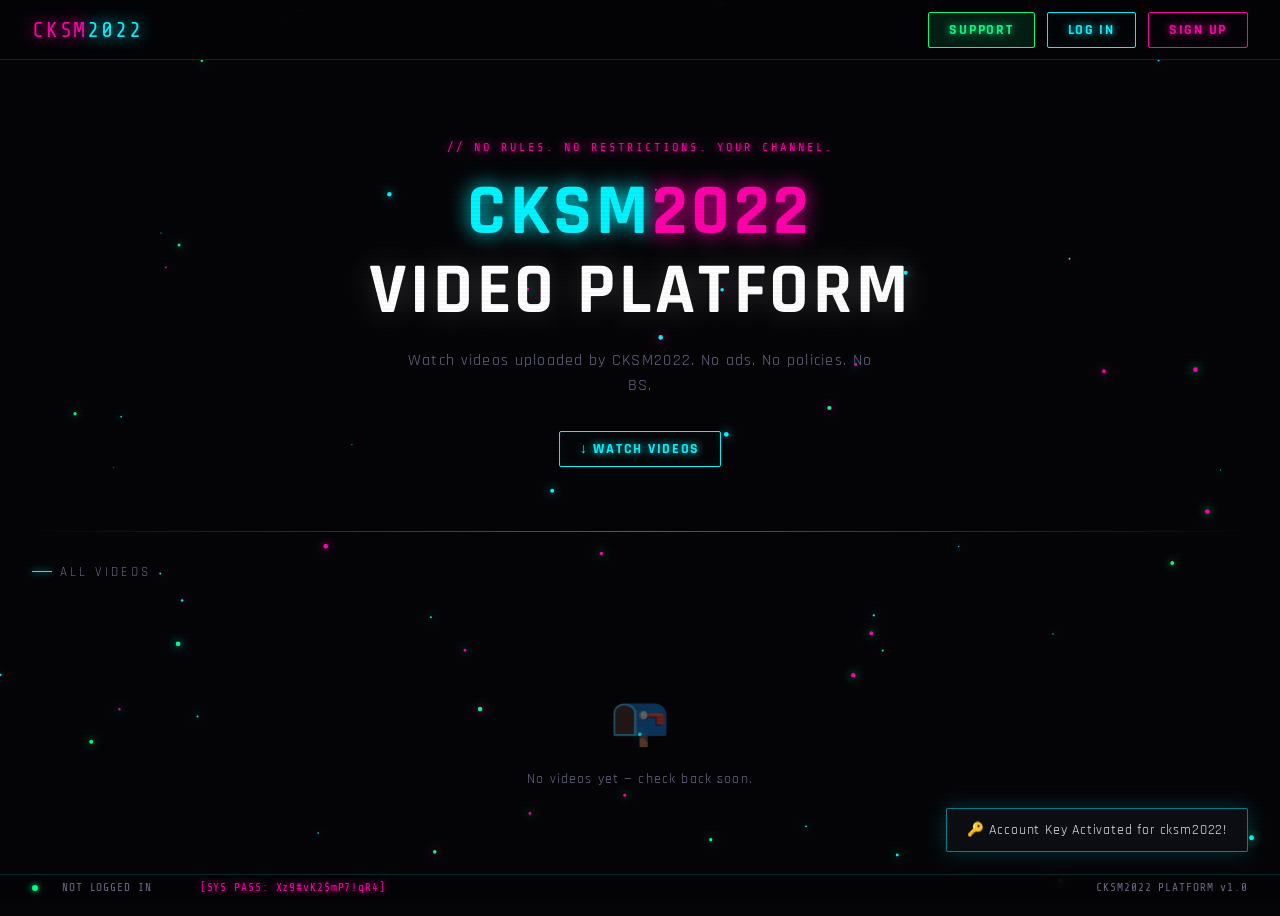
<file: gemini-code-1782234033126.html>
<!DOCTYPE html>
<html lang="en">
<head>
<meta charset="UTF-8">
<meta name="viewport" content="width=device-width, initial-scale=1.0">
<title>CKSM2022 — Your World, Your Videos</title>
<style>
  @import url('https://fonts.googleapis.com/css2?family=Rajdhani:wght@400;500;600;700&family=Share+Tech+Mono&display=swap');

  :root {
    --neon-cyan: #00f5ff;
    --neon-pink: #ff00aa;
    --neon-purple: #bf00ff;
    --neon-green: #00ff88;
    --neon-orange: #ff6a00;
    --bg-void: #050508;
    --bg-panel: #0d0d14;
    --bg-card: #121220;
    --bg-card2: #181830;
    --border-dim: rgba(0,245,255,0.15);
    --border-bright: rgba(0,245,255,0.5);
    --text-main: #e8e8f0;
    --text-muted: #6a6a88;
    --text-accent: var(--neon-cyan);
  }

  * { box-sizing: border-box; margin: 0; padding: 0; }

  body {
    background: var(--bg-void);
    color: var(--text-main);
    font-family: 'Rajdhani', sans-serif;
    font-size: 16px;
    min-height: 100vh;
  }

  /* NEW: Canvas background */
  #particles-bg {
    position: fixed;
    top: 0;
    left: 0;
    width: 100vw;
    height: 100vh;
    z-index: -1;
    pointer-events: none;
  }

  /* SCANLINE OVERLAY */
  body::before {
    content: '';
    position: fixed;
    inset: 0;
    background: repeating-linear-gradient(0deg, transparent, transparent 2px, rgba(0,0,0,0.03) 2px, rgba(0,0,0,0.03) 4px);
    pointer-events: none;
    z-index: 9999;
  }

  /* === NAV === */
  nav {
    position: sticky;
    top: 0;
    z-index: 100;
    background: rgba(5,5,8,0.92);
    backdrop-filter: blur(12px);
    border-bottom: 1px solid var(--border-dim);
    padding: 0 2rem;
    height: 60px;
    display: flex;
    align-items: center;
    justify-content: space-between;
  }

  .logo {
    font-family: 'Share Tech Mono', monospace;
    font-size: 1.4rem;
    color: var(--neon-cyan);
    letter-spacing: 0.08em;
    text-shadow: 0 0 16px var(--neon-cyan), 0 0 32px rgba(0,245,255,0.3);
    text-decoration: none;
  }

  .logo span { color: var(--neon-pink); text-shadow: 0 0 16px var(--neon-pink); }

  .nav-right { display: flex; align-items: center; gap: 12px; }

  /* === BUTTONS === */
  .btn {
    font-family: 'Rajdhani', sans-serif;
    font-size: 0.9rem;
    font-weight: 700;
    letter-spacing: 0.12em;
    text-transform: uppercase;
    padding: 8px 20px;
    border-radius: 2px;
    cursor: pointer;
    transition: all 0.15s;
    border: none;
    outline: none;
    text-decoration: none;
    display: inline-flex;
    align-items: center;
    justify-content: center;
  }

  .btn-cyan {
    background: transparent;
    border: 1px solid var(--neon-cyan);
    color: var(--neon-cyan);
    text-shadow: 0 0 8px var(--neon-cyan);
    box-shadow: inset 0 0 12px rgba(0,245,255,0.05);
  }
  .btn-cyan:hover {
    background: rgba(0,245,255,0.12);
    box-shadow: 0 0 16px rgba(0,245,255,0.3), inset 0 0 12px rgba(0,245,255,0.1);
  }

  .btn-pink {
    background: transparent;
    border: 1px solid var(--neon-pink);
    color: var(--neon-pink);
    text-shadow: 0 0 8px var(--neon-pink);
    box-shadow: inset 0 0 12px rgba(255,0,170,0.05);
  }
  .btn-pink:hover {
    background: rgba(255,0,170,0.12);
    box-shadow: 0 0 16px rgba(255,0,170,0.3);
  }

  .btn-green {
    background: rgba(0,255,136,0.1);
    border: 1px solid var(--neon-green);
    color: var(--neon-green);
    text-shadow: 0 0 8px var(--neon-green);
  }
  .btn-green:hover {
    background: rgba(0,255,136,0.2);
    box-shadow: 0 0 20px rgba(0,255,136,0.3);
  }

  .btn:disabled {
    opacity: 0.3;
    cursor: not-allowed;
  }

  /* === PAGES & MODALS (Kept exactly identical to your original) === */
  .page { display: none; }
  .page.active { display: block; }
  .modal-bg { display: none; position: fixed; inset: 0; background: rgba(0,0,0,0.85); z-index: 200; align-items: center; justify-content: center; }
  .modal-bg.open { display: flex; }
  .modal { background: var(--bg-panel); border: 1px solid var(--border-bright); width: min(420px, 95vw); padding: 2rem; position: relative; box-shadow: 0 0 40px rgba(0,245,255,0.15), 0 0 80px rgba(0,0,0,0.8); }
  .modal-corner { position: absolute; width: 14px; height: 14px; border-color: var(--neon-cyan); border-style: solid; }
  .modal-corner.tl { top: -1px; left: -1px; border-width: 2px 0 0 2px; }
  .modal-corner.tr { top: -1px; right: -1px; border-width: 2px 2px 0 0; }
  .modal-corner.bl { bottom: -1px; left: -1px; border-width: 0 0 2px 2px; }
  .modal-corner.br { bottom: -1px; right: -1px; border-width: 0 2px 2px 0; }
  .modal h2 { font-size: 1.5rem; font-weight: 700; letter-spacing: 0.1em; text-transform: uppercase; color: var(--neon-cyan); text-shadow: 0 0 12px rgba(0,245,255,0.5); margin-bottom: 1.5rem; }
  .field { margin-bottom: 1rem; }
  .field label { display: block; font-size: 0.78rem; letter-spacing: 0.15em; text-transform: uppercase; color: var(--text-muted); margin-bottom: 6px; }
  .field input { width: 100%; background: var(--bg-void); border: 1px solid var(--border-dim); color: var(--text-main); font-family: 'Share Tech Mono', monospace; font-size: 0.95rem; padding: 10px 14px; border-radius: 2px; outline: none; transition: border-color 0.15s, box-shadow 0.15s; }
  .field input:focus { border-color: var(--neon-cyan); box-shadow: 0 0 12px rgba(0,245,255,0.15); }
  .form-actions { display: flex; gap: 10px; margin-top: 1.5rem; justify-content: flex-end; }
  .error-msg { font-size: 0.82rem; color: #ff4466; margin-top: 8px; letter-spacing: 0.05em; min-height: 20px; }

  /* === HERO === */
  .hero { text-align: center; padding: 5rem 2rem 4rem; position: relative; }
  .hero-tag { font-family: 'Share Tech Mono', monospace; font-size: 0.75rem; letter-spacing: 0.25em; text-transform: uppercase; color: var(--neon-pink); text-shadow: 0 0 10px var(--neon-pink); margin-bottom: 1.2rem; }
  .hero h1 { font-size: clamp(2.5rem, 6vw, 4.5rem); font-weight: 700; letter-spacing: 0.05em; text-transform: uppercase; line-height: 1.1; color: #fff; text-shadow: 0 0 30px rgba(255,255,255,0.2); margin-bottom: 1rem; }
  .hero h1 .accent-c { color: var(--neon-cyan); text-shadow: 0 0 20px var(--neon-cyan); }
  .hero h1 .accent-p { color: var(--neon-pink); text-shadow: 0 0 20px var(--neon-pink); }
  .hero-sub { color: var(--text-muted); font-size: 1rem; letter-spacing: 0.08em; max-width: 480px; margin: 0 auto 2rem; line-height: 1.6; }

  /* === SECTIONS === */
  .divider { height: 1px; background: linear-gradient(90deg, transparent, var(--border-bright), transparent); margin: 0 2rem; }
  .section-header { padding: 2rem 2rem 1rem; display: flex; align-items: center; justify-content: space-between; gap: 1rem; }
  .section-title { font-size: 0.8rem; letter-spacing: 0.25em; text-transform: uppercase; color: var(--text-muted); display: flex; align-items: center; gap: 8px; }
  .section-title::before { content: ''; display: inline-block; width: 20px; height: 1px; background: var(--neon-cyan); box-shadow: 0 0 6px var(--neon-cyan); }

  /* === UPLOAD PANEL === */
  .upload-panel { margin: 0 2rem 2rem; background: var(--bg-card); border: 1px dashed rgba(0,255,136,0.3); border-radius: 4px; padding: 2rem; text-align: center; transition: border-color 0.2s, background 0.2s; }
  .upload-panel.drag-over { border-color: var(--neon-green); background: rgba(0,255,136,0.04); box-shadow: 0 0 24px rgba(0,255,136,0.1); }
  .upload-icon { font-size: 2.5rem; margin-bottom: 0.8rem; filter: drop-shadow(0 0 8px var(--neon-green)); }
  .upload-panel h3 { font-size: 1rem; font-weight: 700; letter-spacing: 0.12em; text-transform: uppercase; color: var(--neon-green); text-shadow: 0 0 8px rgba(0,255,136,0.4); margin-bottom: 0.4rem; }
  .upload-panel p { color: var(--text-muted); font-size: 0.85rem; margin-bottom: 1rem; }
  #file-input { display: none; }
  .upload-meta { margin-top: 1.5rem; }
  .upload-meta input[type="text"] { width: 100%; max-width: 400px; background: var(--bg-void); border: 1px solid var(--border-dim); color: var(--text-main); font-family: 'Rajdhani', sans-serif; font-size: 1rem; padding: 10px 14px; border-radius: 2px; outline: none; margin-bottom: 10px; display: block; margin-left: auto; margin-right: auto; transition: border-color 0.15s; }
  .upload-meta input[type="text"]:focus { border-color: var(--neon-green); box-shadow: 0 0 10px rgba(0,255,136,0.15); }

  /* === VIDEO GRID === */
  .video-grid { padding: 1rem 2rem 3rem; display: grid; grid-template-columns: repeat(auto-fill, minmax(280px, 1fr)); gap: 1.5rem; }
  .video-card { background: var(--bg-card); border: 1px solid var(--border-dim); border-radius: 4px; overflow: hidden; cursor: pointer; transition: border-color 0.2s, transform 0.15s, box-shadow 0.2s; position: relative; }
  .video-card:hover { border-color: var(--neon-cyan); transform: translateY(-3px); box-shadow: 0 8px 30px rgba(0,245,255,0.1), 0 0 0 1px rgba(0,245,255,0.15); }
  .video-thumb { width: 100%; aspect-ratio: 16/9; background: var(--bg-void); position: relative; overflow: hidden; display: flex; align-items: center; justify-content: center; }
  .video-thumb video { width: 100%; height: 100%; object-fit: cover; }
  .play-overlay { position: absolute; inset: 0; display: flex; align-items: center; justify-content: center; background: rgba(0,0,0,0.4); opacity: 0; transition: opacity 0.2s; }
  .video-card:hover .play-overlay { opacity: 1; }
  .play-btn-big { width: 52px; height: 52px; border-radius: 50%; border: 2px solid var(--neon-cyan); display: flex; align-items: center; justify-content: center; color: var(--neon-cyan); font-size: 1.4rem; box-shadow: 0 0 20px rgba(0,245,255,0.4); text-shadow: 0 0 10px var(--neon-cyan); }
  .video-info { padding: 0.9rem 1rem; }
  .video-title { font-size: 1rem; font-weight: 700; letter-spacing: 0.05em; color: var(--text-main); margin-bottom: 6px; white-space: nowrap; overflow: hidden; text-overflow: ellipsis; }
  .video-meta { display: flex; align-items: center; justify-content: space-between; font-family: 'Share Tech Mono', monospace; font-size: 0.72rem; color: var(--text-muted); }
  .video-owner { color: var(--neon-pink); text-shadow: 0 0 6px rgba(255,0,170,0.4); }
  .owner-badge { position: absolute; top: 8px; right: 8px; background: rgba(191,0,255,0.85); color: #fff; font-size: 0.65rem; font-weight: 700; letter-spacing: 0.15em; text-transform: uppercase; padding: 3px 8px; border-radius: 2px; box-shadow: 0 0 10px rgba(191,0,255,0.5); }
  .delete-vid-btn { background: transparent; border: 1px solid rgba(255,68,102,0.4); color: #ff4466; font-size: 0.7rem; font-family: 'Share Tech Mono', monospace; letter-spacing: 0.1em; padding: 3px 8px; cursor: pointer; border-radius: 2px; transition: background 0.15s; }
  .delete-vid-btn:hover { background: rgba(255,68,102,0.15); }

  /* === PLAYER MODAL === */
  .player-modal { display: none; position: fixed; inset: 0; background: rgba(0,0,0,0.95); z-index: 300; align-items: center; justify-content: center; flex-direction: column; padding: 1.5rem; }
  .player-modal.open { display: flex; }
  .player-inner { width: min(900px, 100%); max-height: 90vh; display: flex; flex-direction: column; }
  .player-header { display: flex; align-items: center; justify-content: space-between; padding-bottom: 1rem; }
  .player-title { font-size: 1.2rem; font-weight: 700; letter-spacing: 0.08em; color: var(--text-main); flex: 1; overflow: hidden; text-overflow: ellipsis; white-space: nowrap; margin-right: 1rem; }
  .close-btn { background: transparent; border: 1px solid rgba(255,255,255,0.2); color: var(--text-muted); width: 36px; height: 36px; border-radius: 2px; cursor: pointer; font-size: 1.1rem; display: flex; align-items: center; justify-content: center; transition: border-color 0.15s, color 0.15s; flex-shrink: 0; }
  .close-btn:hover { border-color: var(--neon-pink); color: var(--neon-pink); }
  .player-video { width: 100%; border: 1px solid var(--border-dim); border-radius: 2px; background: #000; box-shadow: 0 0 40px rgba(0,0,0,0.8); }

  /* === MISC === */
  .empty-state { text-align: center; padding: 5rem 2rem; color: var(--text-muted); }
  .empty-icon { font-size: 3rem; margin-bottom: 1rem; opacity: 0.4; }
  .empty-state p { font-size: 0.9rem; letter-spacing: 0.08em; }
  .user-chip { font-family: 'Share Tech Mono', monospace; font-size: 0.82rem; color: var(--neon-cyan); text-shadow: 0 0 8px rgba(0,245,255,0.4); background: rgba(0,245,255,0.07); border: 1px solid rgba(0,245,255,0.25); padding: 5px 12px; border-radius: 2px; letter-spacing: 0.08em; }
  
  /* === STATUS BAR === */
  .status-bar { position: fixed; bottom: 0; left: 0; right: 0; background: rgba(5,5,8,0.95); border-top: 1px solid var(--border-dim); padding: 6px 2rem; display: flex; align-items: center; gap: 1.5rem; font-family: 'Share Tech Mono', monospace; font-size: 0.7rem; color: var(--text-muted); letter-spacing: 0.08em; z-index: 50; }
  .status-dot { width: 6px; height: 6px; border-radius: 50%; background: var(--neon-green); box-shadow: 0 0 6px var(--neon-green); flex-shrink: 0; animation: pulse 2s infinite; }
  @keyframes pulse { 0%, 100% { opacity: 1; } 50% { opacity: 0.4; } }

  /* === UPLOAD PROGRESS & TOAST === */
  .upload-progress { display: none; margin-top: 1rem; }
  .progress-bar-bg { height: 3px; background: rgba(0,255,136,0.1); border-radius: 2px; overflow: hidden; max-width: 400px; margin: 0 auto 6px; }
  .progress-bar-fill { height: 100%; background: var(--neon-green); box-shadow: 0 0 8px var(--neon-green); transition: width 0.1s; width: 0%; }
  .progress-label { font-family: 'Share Tech Mono', monospace; font-size: 0.75rem; color: var(--neon-green); text-shadow: 0 0 6px rgba(0,255,136,0.4); }
  .toast { position: fixed; bottom: 48px; right: 2rem; background: var(--bg-panel); border: 1px solid var(--border-bright); padding: 12px 20px; font-size: 0.85rem; letter-spacing: 0.06em; border-radius: 2px; z-index: 999; display: none; box-shadow: 0 0 20px rgba(0,245,255,0.2); }
  .toast.show { display: block; animation: toastin 0.2s ease; }
  @keyframes toastin { from { opacity: 0; transform: translateY(10px); } to { opacity: 1; transform: translateY(0); } }
</style>
</head>
<body>

<canvas id="particles-bg"></canvas>

<nav>
  <a class="logo" href="#"><span id="logo-span">CKSM</span>2022</a>
  <div class="nav-right" id="nav-right">
    <a href="#" id="support-link" class="btn btn-green">Support</a>
    <button class="btn btn-cyan" onclick="openModal('login')">Log In</button>
    <button class="btn btn-pink" onclick="openModal('signup')">Sign Up</button>
  </div>
</nav>

<div class="modal-bg" id="modal-login">
  <div class="modal">
    <div class="modal-corner tl"></div><div class="modal-corner tr"></div>
    <div class="modal-corner bl"></div><div class="modal-corner br"></div>
    <h2>Log In</h2>
    <div class="field"><label>Username</label><input type="text" id="login-username" autocomplete="off"></div>
    <div class="field"><label>Password</label><input type="password" id="login-password"></div>
    <div class="error-msg" id="login-error"></div>
    <div class="form-actions">
      <button class="btn btn-cyan" onclick="closeModal('login')">Cancel</button>
      <button class="btn btn-pink" onclick="doLogin()">Log In</button>
    </div>
  </div>
</div>

<div class="modal-bg" id="modal-signup">
  <div class="modal">
    <div class="modal-corner tl"></div><div class="modal-corner tr"></div>
    <div class="modal-corner bl"></div><div class="modal-corner br"></div>
    <h2>Create Account</h2>
    <div class="field"><label>Username</label><input type="text" id="signup-username" autocomplete="off"></div>
    <div class="field"><label>Password</label><input type="password" id="signup-password"></div>
    <div class="field"><label>Confirm Password</label><input type="password" id="signup-confirm"></div>
    <div class="error-msg" id="signup-error"></div>
    <div class="form-actions">
      <button class="btn btn-cyan" onclick="closeModal('signup')">Cancel</button>
      <button class="btn btn-pink" onclick="doSignup()">Create Account</button>
    </div>
  </div>
</div>

<div class="player-modal" id="player-modal">
  <div class="player-inner">
    <div class="player-header">
      <div class="player-title" id="player-title">Video Title</div>
      <button class="close-btn" onclick="closePlayer()">✕</button>
    </div>
    <video class="player-video" id="main-player" controls></video>
  </div>
</div>

<div class="hero">
  <div class="hero-tag" id="hero-tag">// No rules. No restrictions. Your channel.</div>
  <h1><span class="accent-c" id="hero-accent-c">CKSM</span><span class="accent-p" id="hero-accent-p">2022</span><br>Video Platform</h1>
  <p class="hero-sub" id="hero-sub">Watch videos uploaded by CKSM2022. No ads. No policies. No BS.</p>
  <div style="display:flex;gap:12px;justify-content:center;flex-wrap:wrap;">
    <button class="btn btn-cyan" onclick="scrollToVideos()">↓ Watch Videos</button>
    <button class="btn btn-pink" id="hero-upload-btn" style="display:none" onclick="scrollToUpload()">↑ Upload Video</button>
  </div>
</div>

<div class="divider"></div>

<div id="upload-section" style="display:none">
  <div class="section-header">
    <div class="section-title">Upload New Video</div>
  </div>
  <div class="upload-panel" id="upload-panel" ondragover="dragOver(event)" ondragleave="dragLeave(event)" ondrop="dropFile(event)">
    <div class="upload-icon">📼</div>
    <h3>Drop Video File Here</h3>
    <p>Or click to browse — MP4, WebM, MOV, AVI supported</p>
    <button class="btn btn-green" onclick="document.getElementById('file-input').click()">Select File</button>
    <input type="file" id="file-input" accept="video/*" onchange="fileSelected(event)">
    <div class="upload-meta" id="upload-meta" style="display:none">
      <input type="text" id="video-title-input" placeholder="Video title (optional)" maxlength="80">
      <button class="btn btn-green" onclick="uploadVideo()">⬆ Publish Video</button>
    </div>
    <div class="upload-progress" id="upload-progress">
      <div class="progress-bar-bg"><div class="progress-bar-fill" id="progress-fill"></div></div>
      <div class="progress-label" id="progress-label">Processing…</div>
    </div>
  </div>
  <div class="divider"></div>
</div>

<div id="videos-section">
  <div class="section-header">
    <div class="section-title">All Videos</div>
    <div id="video-count-label" style="font-size:0.78rem;letter-spacing:0.1em;color:var(--text-muted);"></div>
  </div>
  <div class="video-grid" id="video-grid">
    <div class="empty-state" style="grid-column:1/-1">
      <div class="empty-icon">📭</div>
      <p>No videos yet — check back soon.</p>
    </div>
  </div>
</div>

<div class="status-bar">
  <div class="status-dot"></div>
  <span id="status-user-info">NOT LOGGED IN</span>
  <span style="margin-left:auto" id="footer-text">CKSM2022 PLATFORM v1.0</span>
</div>

<div class="toast" id="toast"></div>

<script>
// ==========================================
// CENTRAL CONFIGURATION - FULLY CUSTOMIZABLE
// ==========================================
const CONFIG = {
  appName: "CKSM2022",
  appSubtitle: "Video Platform",
  heroTagline: "// No rules. No restrictions. Your channel.",
  heroDescription: "Watch videos uploaded by CKSM2022. No ads. No policies. No BS.",
  ownerUsername: "cksm2022",
  ownerPassword: "Xz9#vK2$mP7!qR4", // System Password
  supportEmail: "your.email@gmail.com", // Add your Gmail here
  particles: {
    count: 60,
    colors: ['#00f5ff', '#ff00aa', '#00ff88'] // Cyan, Pink, Green
  }
};

// --- Apply Config to UI ---
document.title = `${CONFIG.appName} — Your World, Your Videos`;
document.getElementById('logo-span').textContent = CONFIG.appName.substring(0, 4);
document.getElementById('hero-accent-c').textContent = CONFIG.appName.substring(0, 4);
document.getElementById('hero-accent-p').textContent = CONFIG.appName.substring(4);
document.getElementById('hero-tag').textContent = CONFIG.heroTagline;
document.getElementById('hero-sub').textContent = CONFIG.heroDescription;
document.getElementById('footer-text').textContent = `${CONFIG.appName} PLATFORM v1.0`;
document.getElementById('support-link').href = `mailto:${CONFIG.supportEmail}`;

// --- App State ---
let state = {
  currentUser: null,
  accounts: {},
  videos: []
};

function loadState() {
  try {
    const saved = localStorage.getItem('cksm2022_state');
    if (saved) {
      const parsed = JSON.parse(saved);
      state.accounts = parsed.accounts || {};
    }
  } catch(e) {}
  state.accounts[CONFIG.ownerUsername] = { password: CONFIG.ownerPassword };
  saveAccounts();
}

function saveAccounts() {
  try { localStorage.setItem('cksm2022_state', JSON.stringify({ accounts: state.accounts })); } catch(e) {}
}

loadState();

// --- Auth ---
function doSignup() {
  const username = document.getElementById('signup-username').value.trim().toLowerCase();
  const password = document.getElementById('signup-password').value;
  const confirm = document.getElementById('signup-confirm').value;
  const err = document.getElementById('signup-error');

  if (!username) { err.textContent = 'Username required.'; return; }
  if (username.length < 3) { err.textContent = 'Username must be at least 3 characters.'; return; }
  if (/\s/.test(username)) { err.textContent = 'No spaces in username.'; return; }
  if (!password) { err.textContent = 'Password required.'; return; }
  if (password.length < 4) { err.textContent = 'Password must be at least 4 characters.'; return; }
  if (password !== confirm) { err.textContent = 'Passwords do not match.'; return; }
  if (state.accounts[username]) { err.textContent = 'Username already taken.'; return; }

  state.accounts[username] = { password };
  saveAccounts();
  err.textContent = '';
  closeModal('signup');
  loginUser(username);
  showToast('Account created! Welcome, ' + username.toUpperCase());
}

function doLogin() {
  const username = document.getElementById('login-username').value.trim().toLowerCase();
  const password = document.getElementById('login-password').value;
  const err = document.getElementById('login-error');

  if (!username || !password) { err.textContent = 'Fill in all fields.'; return; }
  if (!state.accounts[username]) { err.textContent = 'No account with that username.'; return; }
  if (state.accounts[username].password !== password) { err.textContent = 'Wrong password.'; return; }

  err.textContent = '';
  closeModal('login');
  loginUser(username);
}

function loginUser(username) {
  state.currentUser = username;
  const isOwner = username === CONFIG.ownerUsername;

  document.getElementById('nav-right').innerHTML = `
    <a href="mailto:${CONFIG.supportEmail}" class="btn btn-green">Support</a>
    <span class="user-chip">${username.toUpperCase()}</span>
    ${isOwner ? '<span style="font-size:0.7rem;letter-spacing:0.1em;color:var(--neon-purple);text-shadow:0 0 8px var(--neon-purple)">OWNER</span>' : ''}
    <button class="btn btn-cyan" onclick="doLogout()">Log Out</button>
  `;

  document.getElementById('status-user-info').textContent =
    `LOGGED IN AS: ${username.toUpperCase()}` + (isOwner ? ' [OWNER]' : ' [VIEWER]');

  if (isOwner) {
    document.getElementById('upload-section').style.display = 'block';
    document.getElementById('hero-upload-btn').style.display = 'inline-block';
  }
}

function doLogout() {
  state.currentUser = null;
  document.getElementById('nav-right').innerHTML = `
    <a href="mailto:${CONFIG.supportEmail}" class="btn btn-green">Support</a>
    <button class="btn btn-cyan" onclick="openModal('login')">Log In</button>
    <button class="btn btn-pink" onclick="openModal('signup')">Sign Up</button>
  `;
  document.getElementById('status-user-info').textContent = 'NOT LOGGED IN';
  document.getElementById('upload-section').style.display = 'none';
  document.getElementById('hero-upload-btn').style.display = 'none';
  showToast('Logged out.');
}

// --- Modals ---
function openModal(which) { document.getElementById('modal-' + which).classList.add('open'); document.getElementById(which + '-error').textContent = ''; }
function closeModal(which) { document.getElementById('modal-' + which).classList.remove('open'); }
document.querySelectorAll('.modal-bg').forEach(bg => { bg.addEventListener('click', e => { if (e.target === bg) bg.classList.remove('open'); }); });

// --- File Upload ---
let pendingFile = null;

function dragOver(e) { e.preventDefault(); document.getElementById('upload-panel').classList.add('drag-over'); }
function dragLeave(e) { document.getElementById('upload-panel').classList.remove('drag-over'); }
function dropFile(e) {
  e.preventDefault();
  document.getElementById('upload-panel').classList.remove('drag-over');
  const file = e.dataTransfer.files[0];
  if (file && file.type.startsWith('video/')) { pendingFile = file; showUploadMeta(file); } else { showToast('Please drop a video file.'); }
}

function fileSelected(e) { const file = e.target.files[0]; if (!file) return; pendingFile = file; showUploadMeta(file); }

function showUploadMeta(file) {
  document.getElementById('upload-meta').style.display = 'block';
  const mb = (file.size / 1024 / 1024).toFixed(1);
  document.getElementById('video-title-input').placeholder = file.name.replace(/\.[^.]+$/, '') + ` (${mb} MB)`;
}

// NOTE: This currently fakes the upload and stores it temporarily in the browser. 
// To make it permanent on your desktop, you need the Node.js backend setup!
function uploadVideo() {
  if (state.currentUser !== CONFIG.ownerUsername) { showToast(`Only ${CONFIG.appName} can upload videos.`); return; }
  if (!pendingFile) { showToast('Select a file first.'); return; }

  const titleInput = document.getElementById('video-title-input').value.trim();
  const title = titleInput || pendingFile.name.replace(/\.[^.]+$/, '');
  const meta = document.getElementById('upload-meta');
  const prog = document.getElementById('upload-progress');
  meta.style.display = 'none';
  prog.style.display = 'block';

  let pct = 0;
  const fill = document.getElementById('progress-fill');
  const label = document.getElementById('progress-label');

  const iv = setInterval(() => {
    pct = Math.min(pct + Math.random() * 18, 100);
    fill.style.width = pct + '%';
    label.textContent = pct < 100 ? `Processing… ${Math.round(pct)}%` : 'Done!';
    if (pct >= 100) {
      clearInterval(iv);
      setTimeout(() => {
        const url = URL.createObjectURL(pendingFile);
        const video = {
          id: Date.now(), title, url, owner: CONFIG.ownerUsername,
          date: new Date().toLocaleDateString('en-US', { month: 'short', day: 'numeric', year: 'numeric' }),
          size: (pendingFile.size / 1024 / 1024).toFixed(1) + ' MB'
        };
        state.videos.unshift(video);
        renderVideos();
        prog.style.display = 'none'; fill.style.width = '0%';
        document.getElementById('video-title-input').value = '';
        document.getElementById('file-input').value = '';
        pendingFile = null;
        showToast('✓ Video published!');
      }, 400);
    }
  }, 60);
}

// --- Video Rendering ---
function renderVideos() {
  const grid = document.getElementById('video-grid');
  const countLabel = document.getElementById('video-count-label');

  if (state.videos.length === 0) {
    grid.innerHTML = `<div class="empty-state" style="grid-column:1/-1"><div class="empty-icon">📭</div><p>No videos yet — check back soon.</p></div>`;
    countLabel.textContent = ''; return;
  }

  countLabel.textContent = state.videos.length + ' video' + (state.videos.length !== 1 ? 's' : '');
  const isOwner = state.currentUser === CONFIG.ownerUsername;
  
  grid.innerHTML = state.videos.map(v => `
    <div class="video-card" id="vcard-${v.id}">
      <div class="video-thumb" onclick="playVideo(${v.id})">
        <video src="${v.url}" preload="metadata" muted playsinline></video>
        <div class="play-overlay"><div class="play-btn-big">▶</div></div>
        <div class="owner-badge">${CONFIG.ownerUsername.toUpperCase()}</div>
      </div>
      <div class="video-info">
        <div class="video-title" title="${esc(v.title)}">${esc(v.title)}</div>
        <div class="video-meta">
          <span class="video-owner">@${v.owner}</span>
          <span>${v.date} · ${v.size}</span>
          ${isOwner ? `<button class="delete-vid-btn" onclick="deleteVideo(${v.id}, event)">✕ Delete</button>` : ''}
        </div>
      </div>
    </div>
  `).join('');
}

function esc(str) { return str.replace(/&/g,'&amp;').replace(/</g,'&lt;').replace(/>/g,'&gt;').replace(/"/g,'&quot;'); }
function playVideo(id) { const v = state.videos.find(v => v.id === id); if (!v) return; document.getElementById('player-title').textContent = v.title; const player = document.getElementById('main-player'); player.src = v.url; document.getElementById('player-modal').classList.add('open'); player.play(); }
function closePlayer() { document.getElementById('player-modal').classList.remove('open'); const player = document.getElementById('main-player'); player.pause(); player.src = ''; }
function deleteVideo(id, e) { e.stopPropagation(); if (state.currentUser !== CONFIG.ownerUsername) return; state.videos = state.videos.filter(v => v.id !== id); renderVideos(); showToast('Video removed.'); }
document.getElementById('player-modal').addEventListener('click', function(e) { if (e.target === this) closePlayer(); });
function showToast(msg) { const t = document.getElementById('toast'); t.textContent = msg; t.classList.add('show'); clearTimeout(t._to); t._to = setTimeout(() => t.classList.remove('show'), 2800); }
function scrollToVideos() { document.getElementById('videos-section').scrollIntoView({ behavior: 'smooth' }); }
function scrollToUpload() { document.getElementById('upload-section').scrollIntoView({ behavior: 'smooth' }); }

renderVideos();
document.addEventListener('keydown', e => { if (e.key === 'Escape') { document.querySelectorAll('.modal-bg.open').forEach(m => m.classList.remove('open')); closePlayer(); } });

// --- Particle Background System ---
const canvas = document.getElementById('particles-bg');
const ctx = canvas.getContext('2d');
let particlesArray = [];

function resizeCanvas() {
  canvas.width = window.innerWidth;
  canvas.height = window.innerHeight;
}
window.addEventListener('resize', resizeCanvas);
resizeCanvas();

class Particle {
  constructor() {
    this.x = Math.random() * canvas.width;
    this.y = Math.random() * canvas.height;
    this.size = Math.random() * 2 + 0.5;
    this.speedX = (Math.random() * 1) - 0.5;
    this.speedY = (Math.random() * 1) - 0.5;
    this.color = CONFIG.particles.colors[Math.floor(Math.random() * CONFIG.particles.colors.length)];
  }
  update() {
    this.x += this.speedX;
    this.y += this.speedY;
    if (this.x < 0 || this.x > canvas.width) this.speedX *= -1;
    if (this.y < 0 || this.y > canvas.height) this.speedY *= -1;
  }
  draw() {
    ctx.fillStyle = this.color;
    ctx.beginPath();
    ctx.arc(this.x, this.y, this.size, 0, Math.PI * 2);
    ctx.fill();
    ctx.shadowBlur = 10;
    ctx.shadowColor = this.color;
  }
}

function initParticles() {
  particlesArray = [];
  for (let i = 0; i < CONFIG.particles.count; i++) {
    particlesArray.push(new Particle());
  }
}

function animateParticles() {
  ctx.clearRect(0, 0, canvas.width, canvas.height);
  for (let i = 0; i < particlesArray.length; i++) {
    particlesArray[i].update();
    particlesArray[i].draw();
  }
  requestAnimationFrame(animateParticles);
}

initParticles();
animateParticles();

// Init System UI
window.addEventListener('DOMContentLoaded', () => {
  setTimeout(() => { showToast(`🔑 Account Key Activated for ${CONFIG.ownerUsername}!`); }, 600);
  const statusBar = document.querySelector('.status-bar');
  if (statusBar) {
    const keyDisplay = document.createElement('span');
    keyDisplay.style.color = 'var(--neon-pink)';
    keyDisplay.style.marginLeft = '1.5rem';
    keyDisplay.style.textShadow = '0 0 8px var(--neon-pink)';
    keyDisplay.textContent = `[SYS PASS: ${CONFIG.ownerPassword}]`;
    statusBar.insertBefore(keyDisplay, statusBar.lastElementChild);
  }
});
</script>
</body>
</html>
</file>
